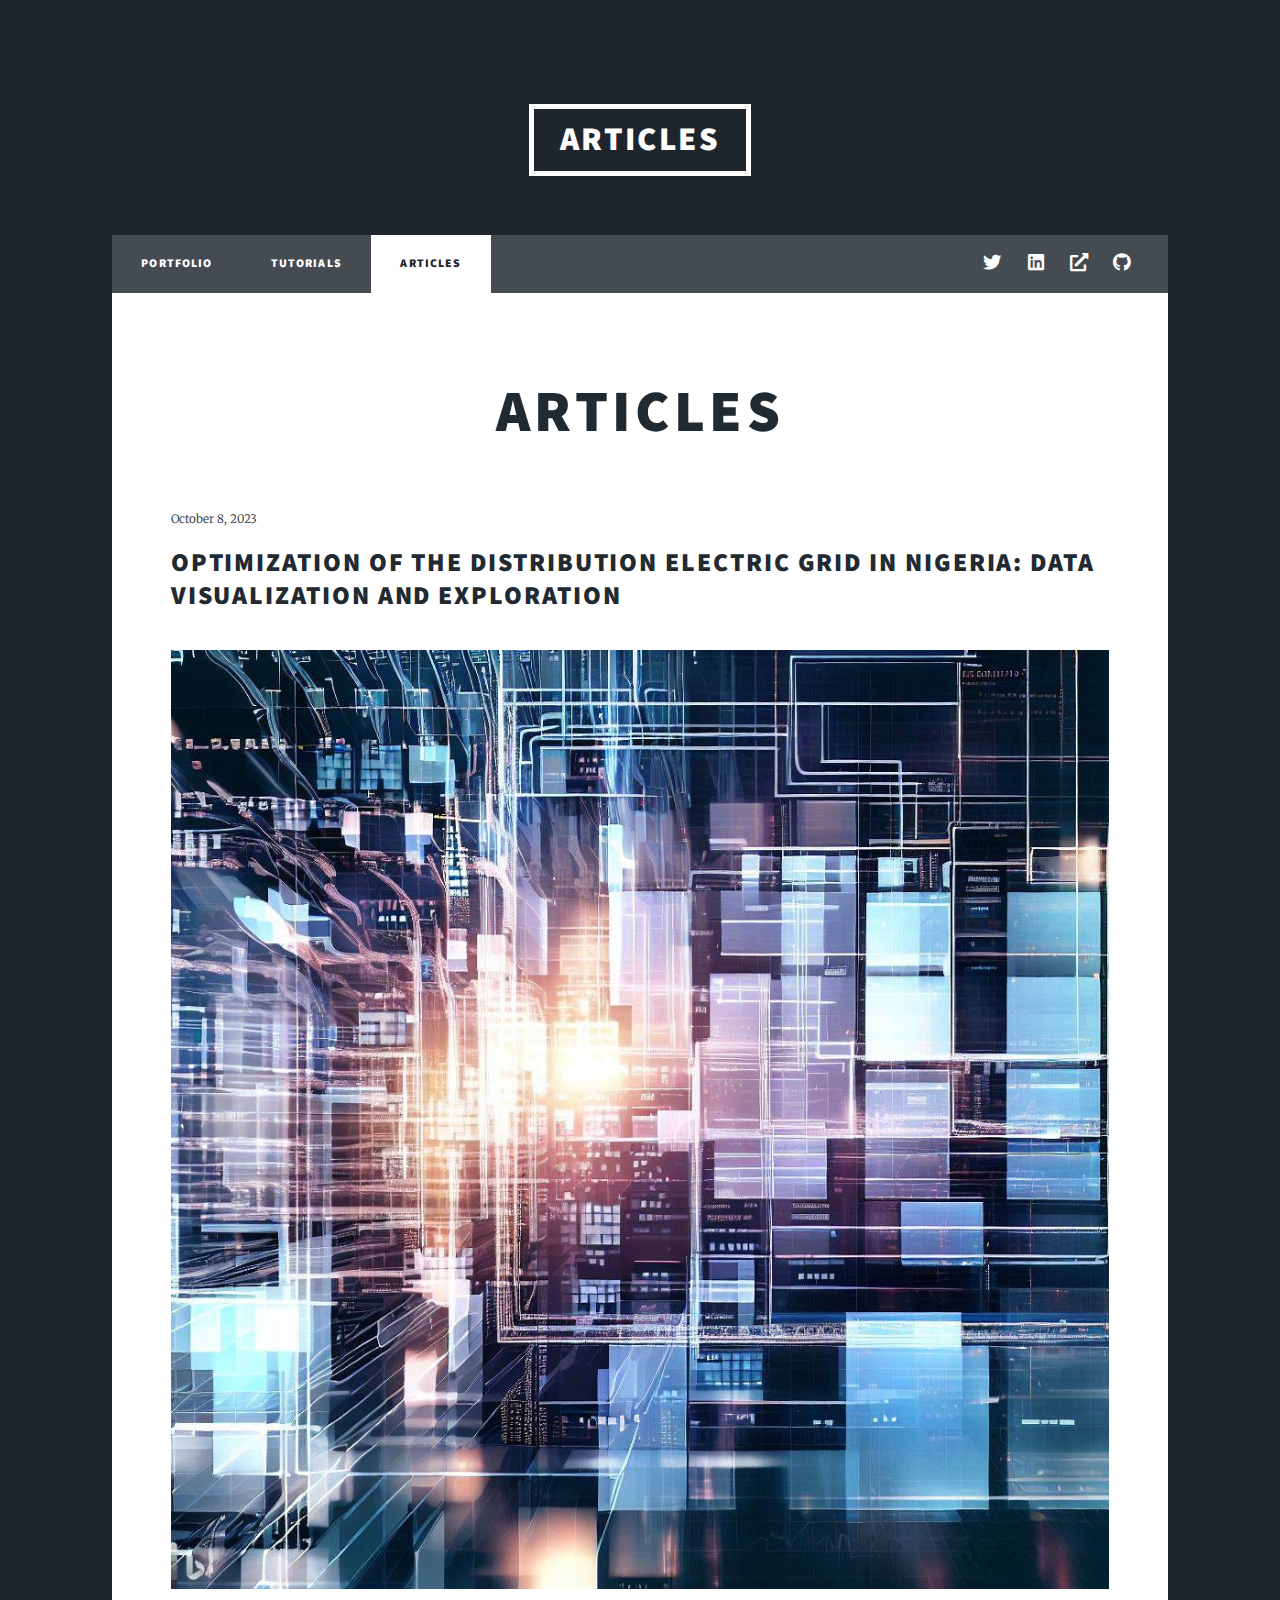
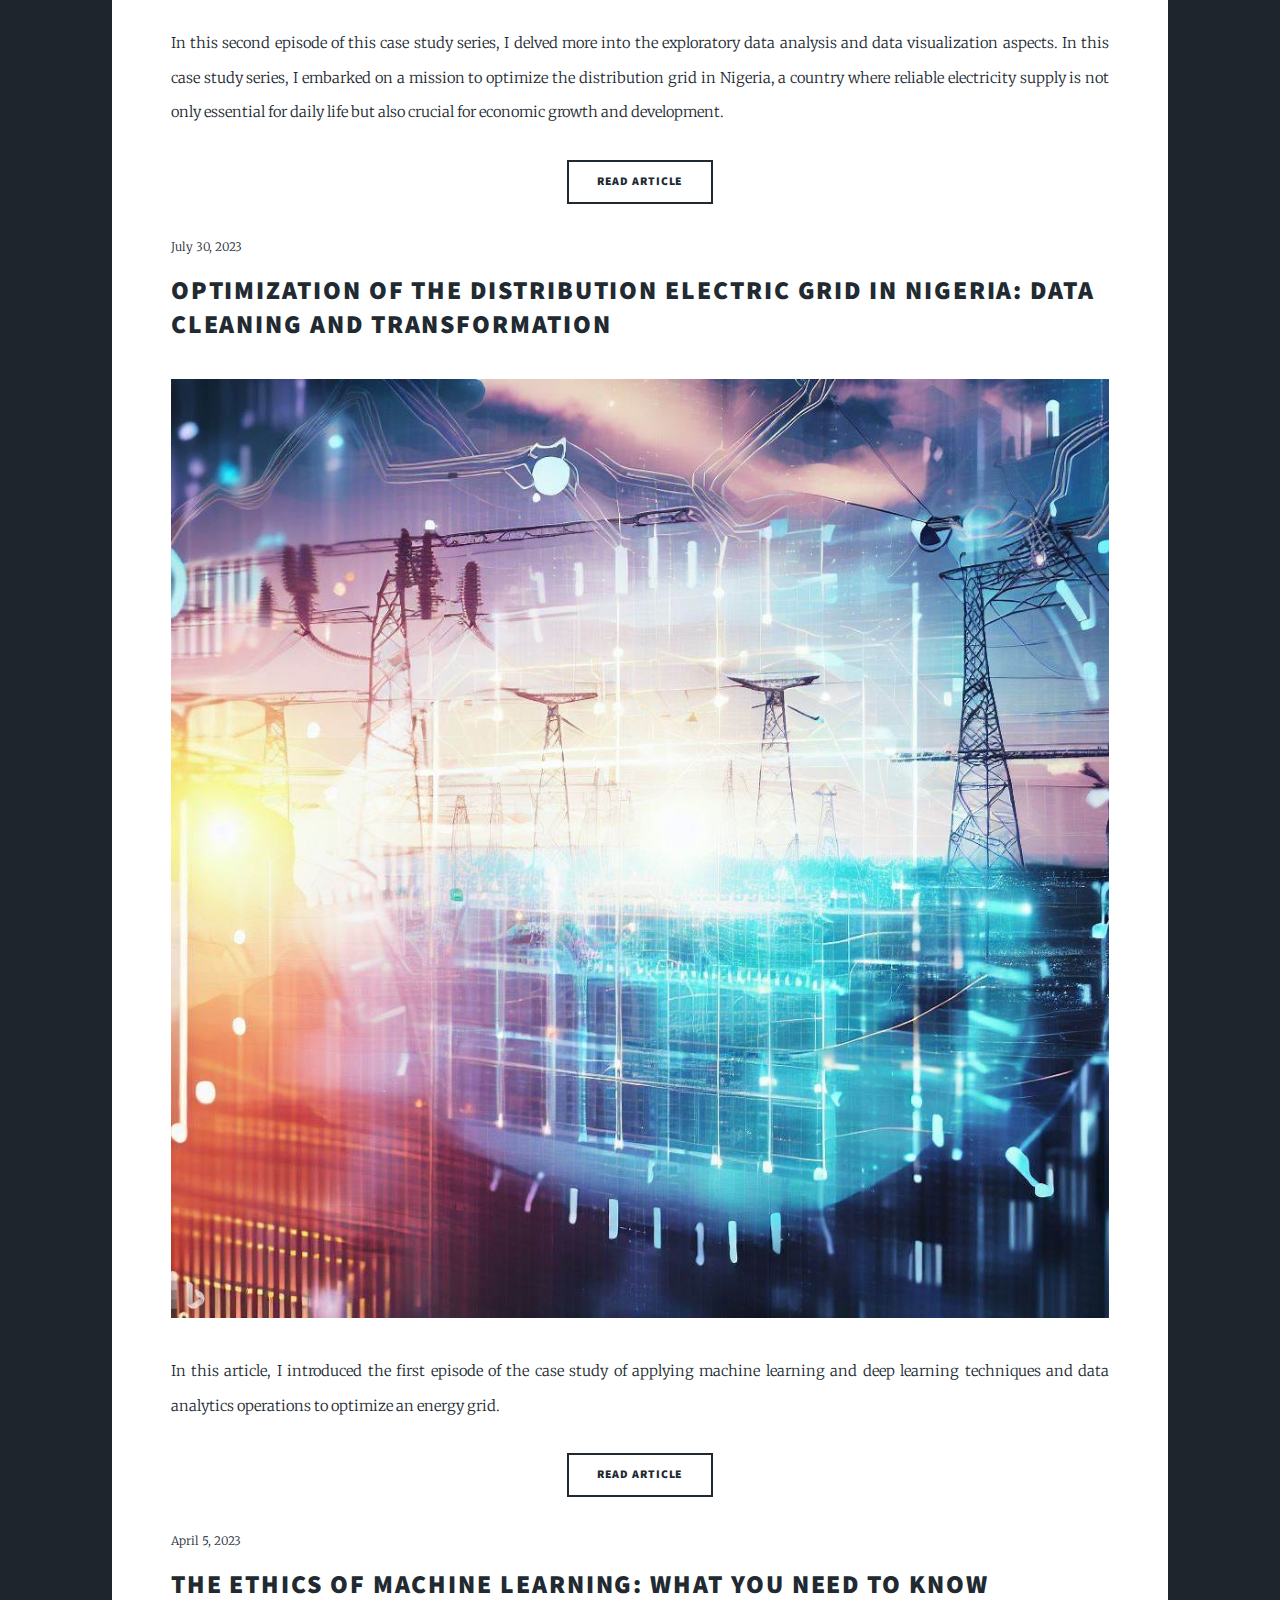
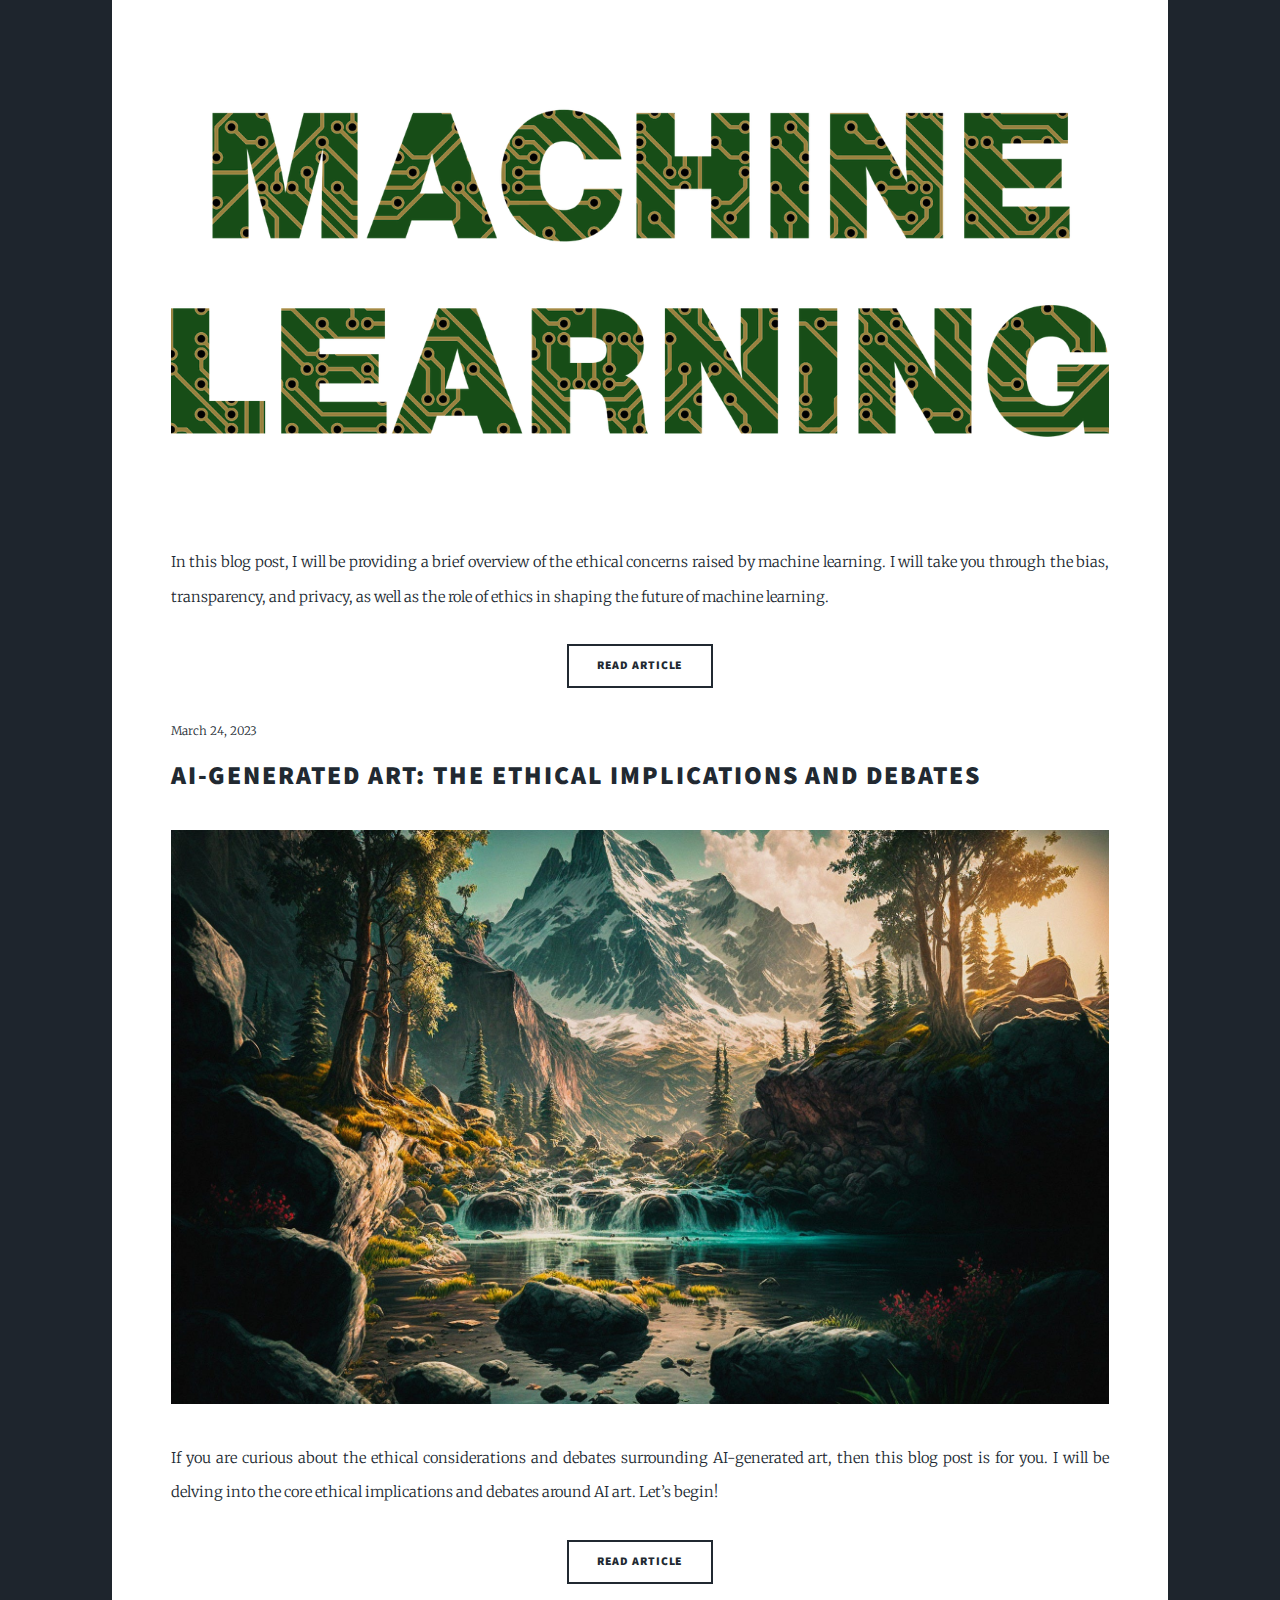
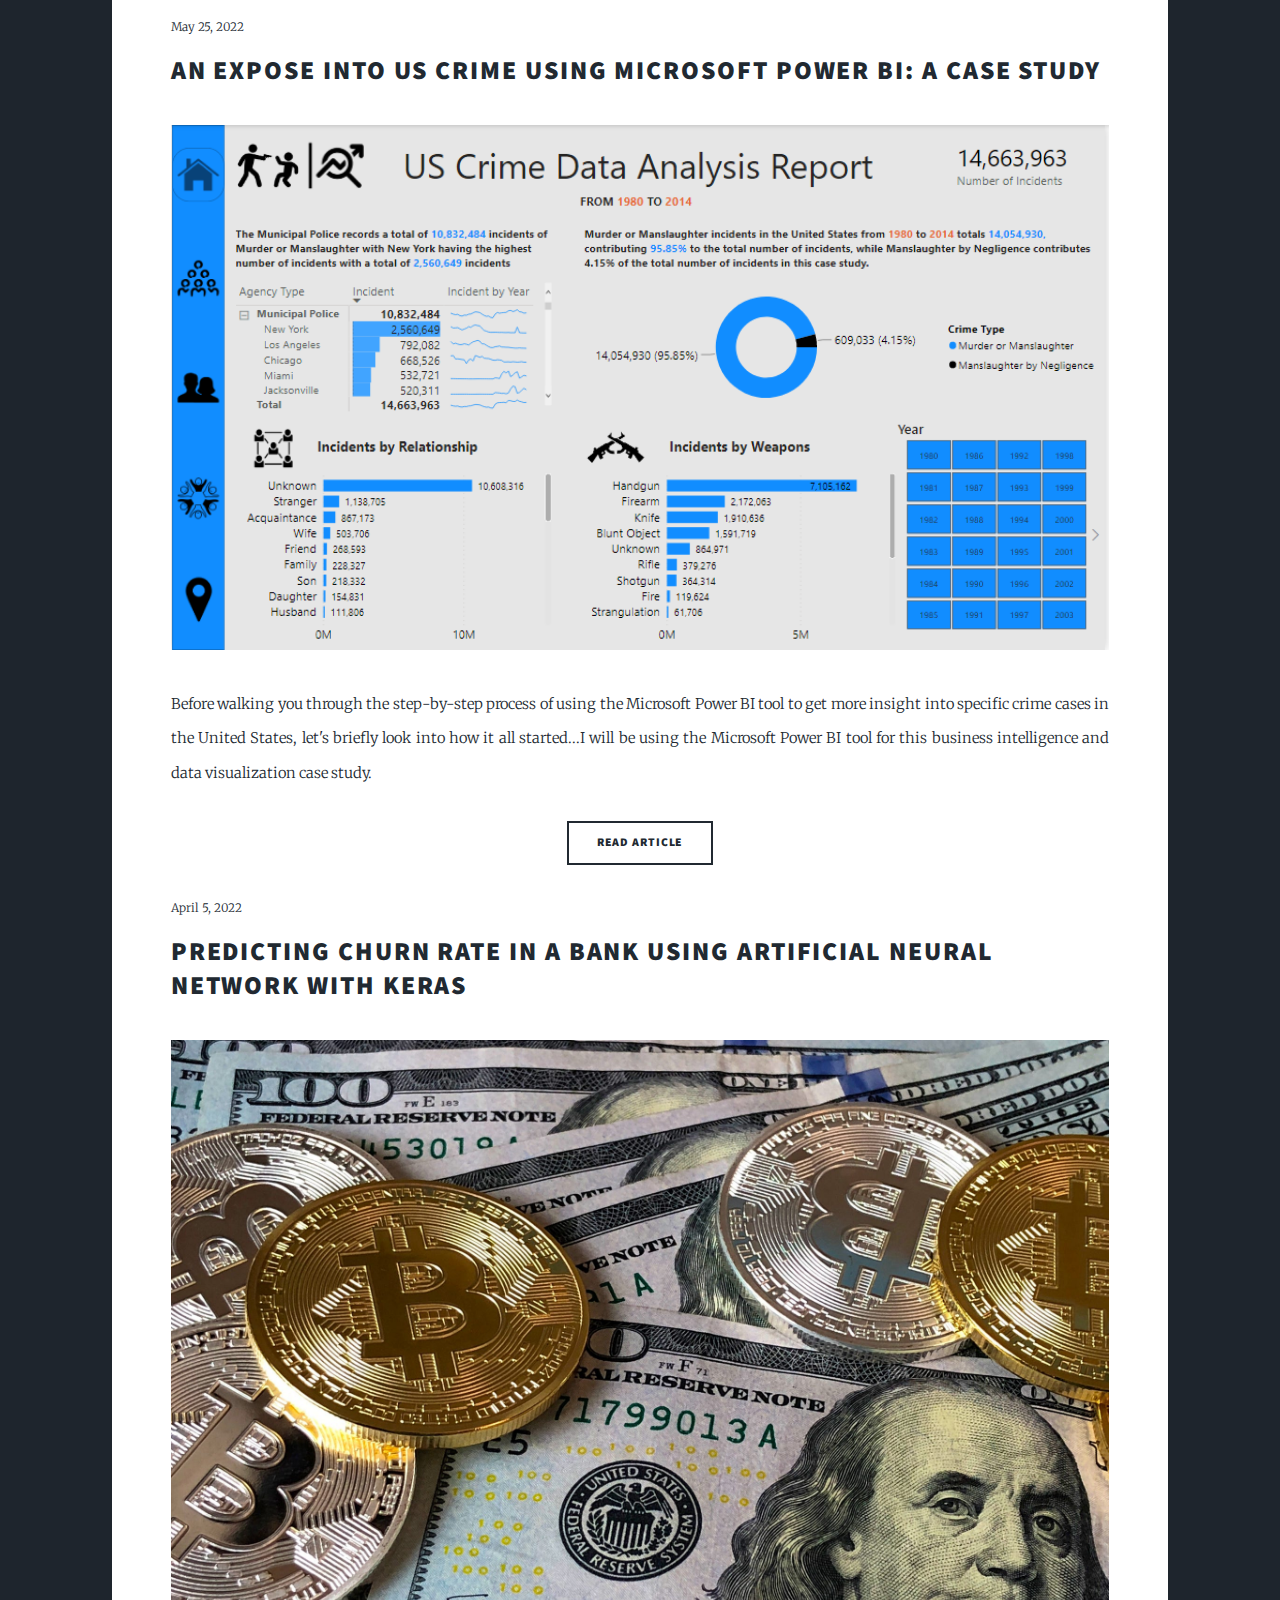
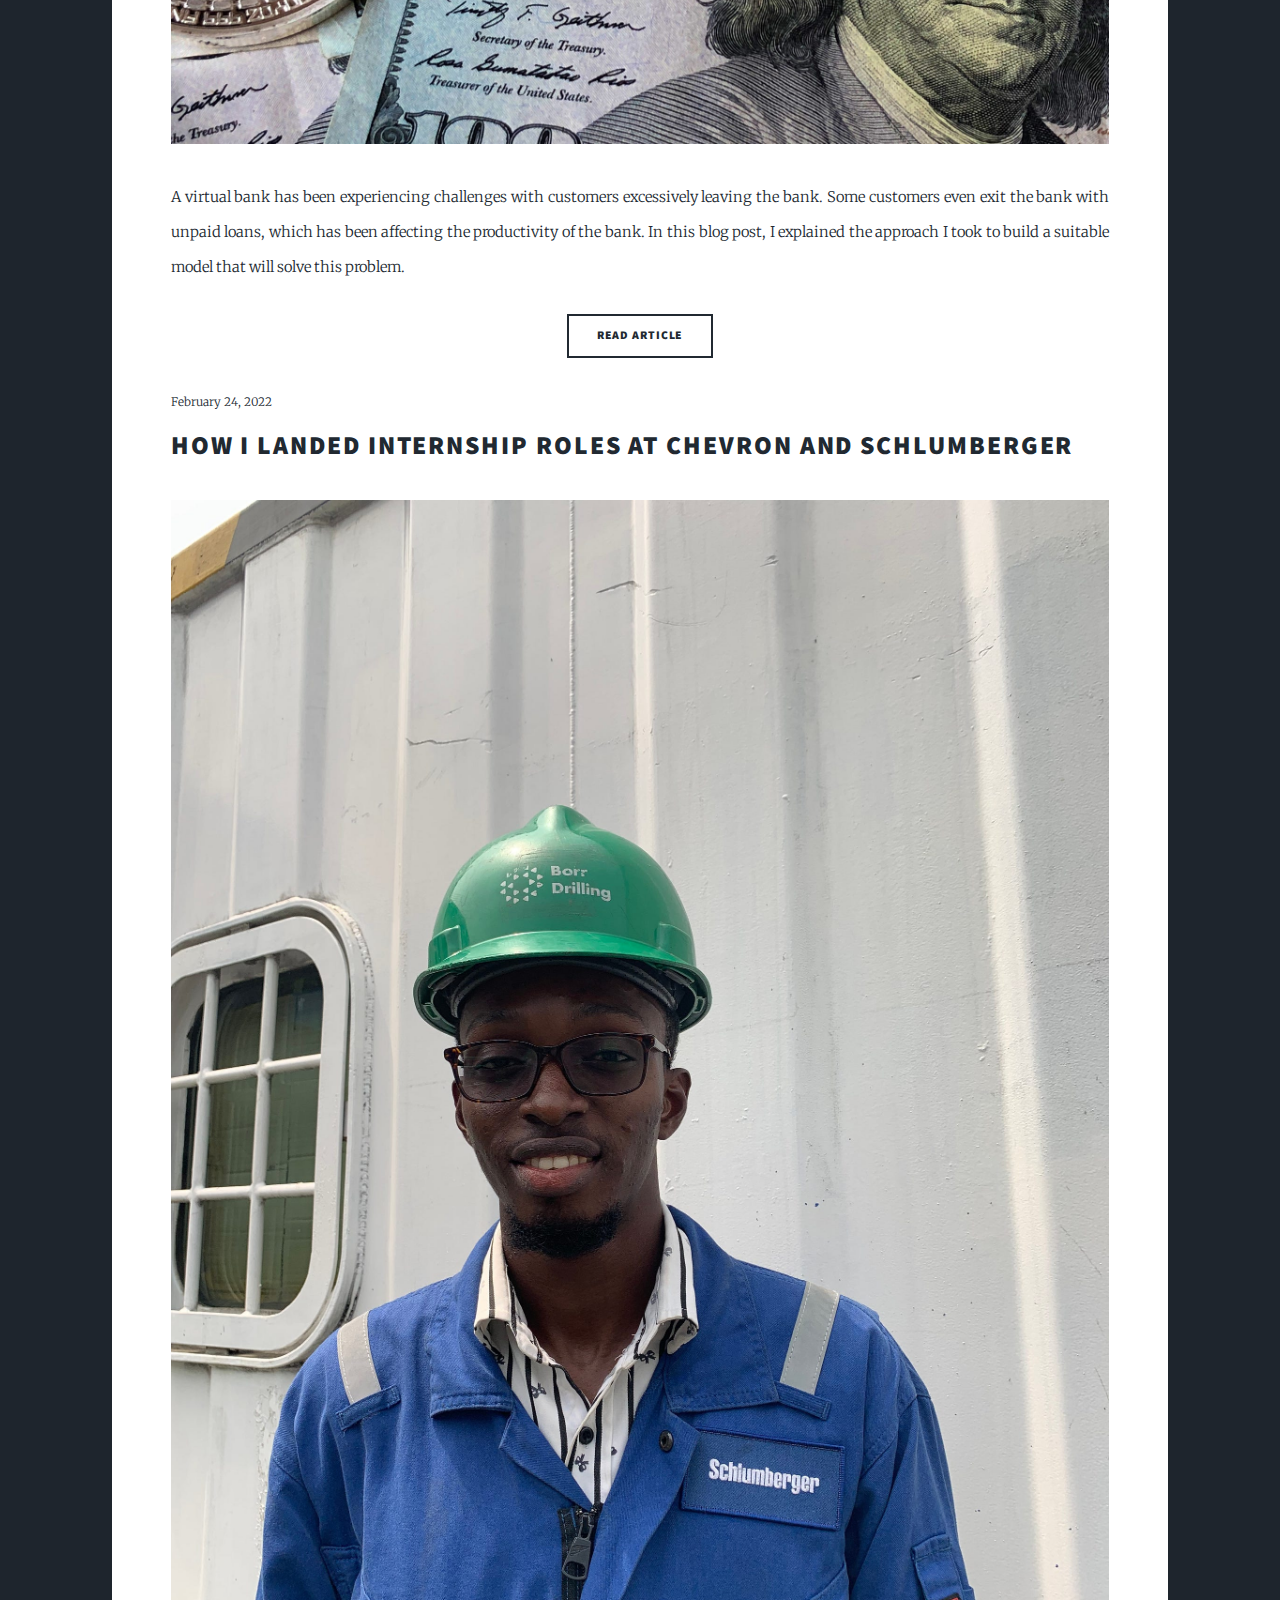
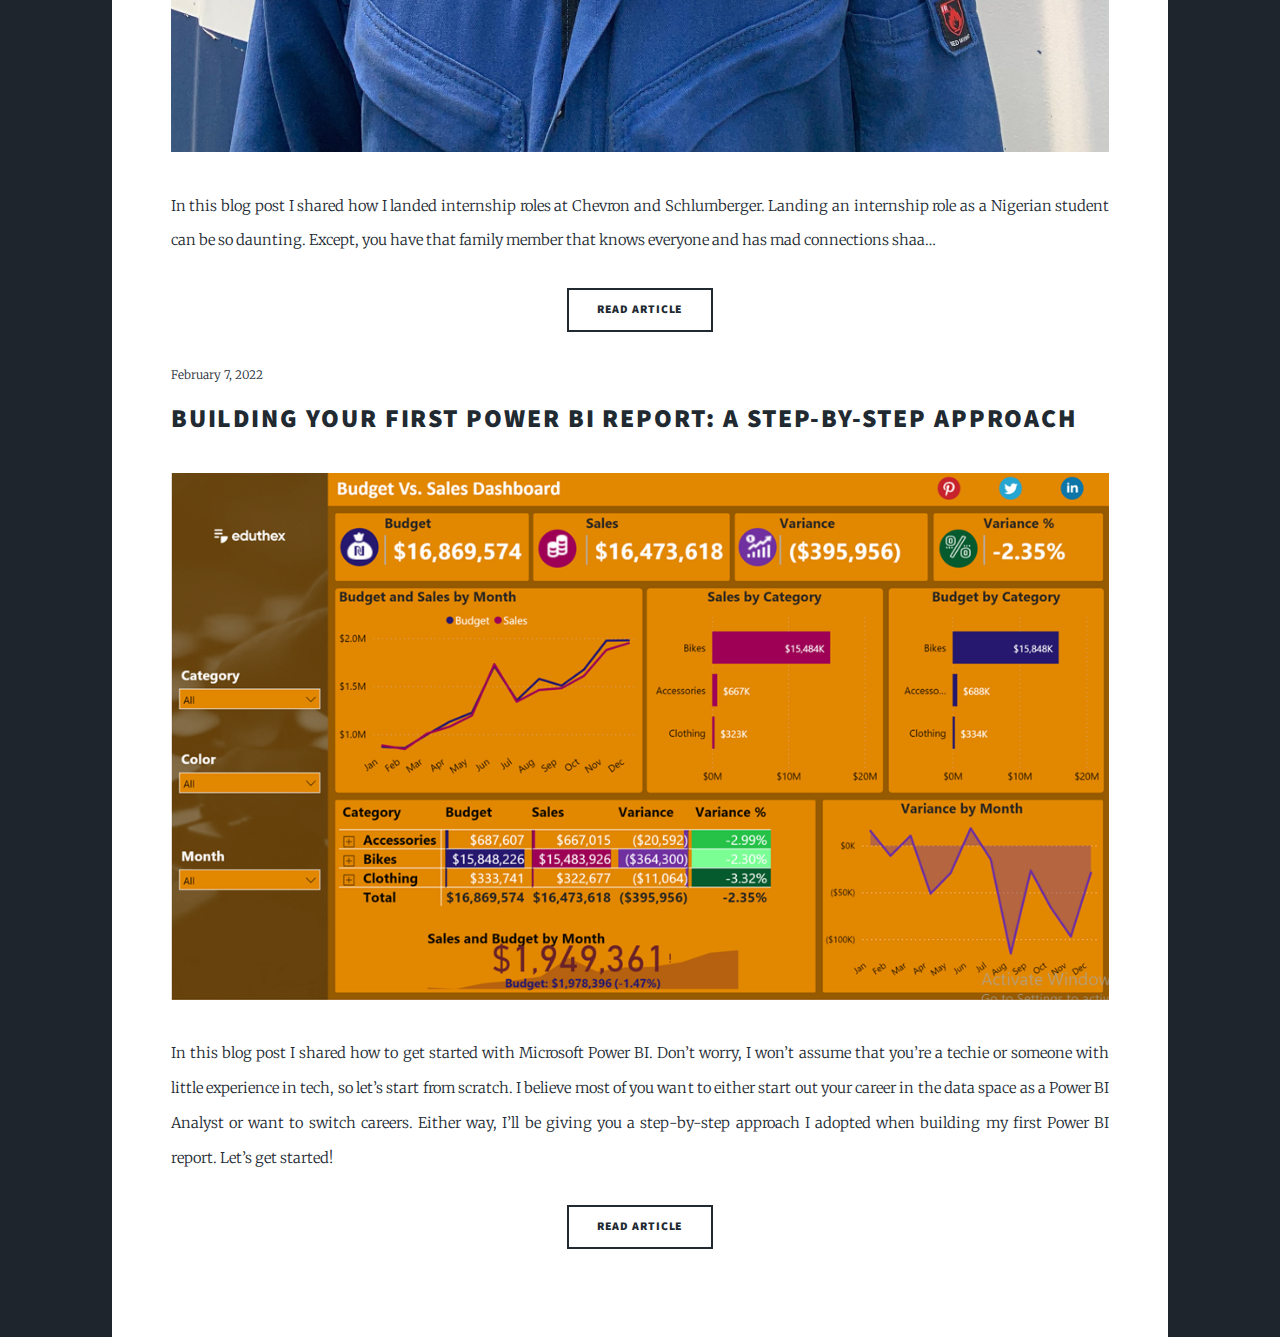
<file: articles.html>
<!DOCTYPE HTML>
<!--
	Massively by HTML5 UP
	html5up.net | @ajlkn
	Free for personal and commercial use under the CCA 3.0 license (html5up.net/license)
-->
<html>
	<head>
		<title>Samuel Shaibu Articles</title>
		<meta charset="utf-8" />
		<meta name="viewport" content="width=device-width, initial-scale=1, user-scalable=no" />
		<link rel="stylesheet" href="assets/css/main.css" />
		<noscript><link rel="stylesheet" href="assets/css/noscript.css" /></noscript>
		<link rel="stylesheet" href="https://cdnjs.cloudflare.com/ajax/libs/font-awesome/5.15.1/css/all.min.css" integrity="sha384-GLhlTQ8i6c6H1lGR4ZN7Zl/6I5F5OQ8C+8eFQsBz/4Fmkjc9z2u5+Dk7bI5aza4" crossorigin="anonymous">

	</head>
	<body class="is-preload">

		<!-- Wrapper -->
			<div id="wrapper">

				<!-- Header -->
					<header id="header">
						<a href="index.html" class="logo">articles</a>
					</header>

				<!-- Nav -->
					<nav id="nav">
						<ul class="links">
							<li><a href="index.html">Portfolio</a></li>
							<li><a href="tutorials.html">Tutorials</a></li>
							<li class="active"><a href="articles.html">Articles</a></li>
						</ul>
						<ul class="icons">
							<li><a href="https://twitter.com/itz_samietex" class="icon brands fa-twitter" target="_blank"><span class="label">Twitter</span></a></li>
							<li><a href="https://www.linkedin.com/in/samuel-shaibu/" class="icon brands fa-linkedin" target="_blank"><span class="label">LinkedIn</span></a></li>
							<li><a href="https://www.upwork.com/freelancers/samuels46" class="icon solid fa-external-link-alt" target="_blank"><span class="label">Upwork</span></a></li>
							<li><a href="https://github.com/samietex" class="icon brands fa-github" target="_blank"><span class="label">GitHub</span></a></li>
						</ul>	
					</nav>

				<!-- Main -->
					<div id="main">

						<!-- Post -->
							<section class="post">
								<header class="major">
									<h1>Articles<br />
									</h1>
								</header>

								<section class="posts">
									<article>
										<header>
											<span class="date">October 8, 2023</span>
											<h2><a href="https://medium.com/@Samietex/optimization-of-the-distribution-electric-grid-in-nigeria-data-visualization-and-exploration-6c085b882bee">Optimization of the Distribution Electric Grid in Nigeria: Data Visualization and Exploration<br />
											</a></h2>
										</header>
										<a href="https://medium.com/@Samietex/optimization-of-the-distribution-electric-grid-in-nigeria-data-visualization-and-exploration-6c085b882bee" class="image fit"><img src="images/case2.jpg" alt="" /></a>
										<p>In this second episode of this case study series, I delved more into the exploratory data analysis and data visualization aspects. In this case study series, I embarked on a mission to optimize the distribution grid in Nigeria, a country where reliable electricity supply is not only essential for daily life but also crucial for economic growth and development.</p>
										<ul class="actions special">
											<li><a href="https://medium.com/@Samietex/optimization-of-the-distribution-electric-grid-in-nigeria-data-visualization-and-exploration-6c085b882bee" class="button">Read Article</a></li>
										</ul>
									</article>
									<article>
										<header>
											<span class="date">July 30, 2023</span>
											<h2><a href="https://medium.com/@Samietex/optimization-of-the-distribution-electric-grid-in-nigeria-data-cleaning-and-transformation-bed204d5ba60">Optimization of the Distribution Electric Grid in Nigeria: Data Cleaning and Transformation<br />
											</a></h2>
										</header>
										<a href="https://medium.com/@Samietex/optimization-of-the-distribution-electric-grid-in-nigeria-data-cleaning-and-transformation-bed204d5ba60" class="image fit"><img src="images/case1.jpg	" alt="" /></a>
										<p>In this article, I introduced the first episode of the case study of applying machine learning and deep learning techniques and data analytics operations to optimize an energy grid.</p>
										<ul class="actions special">
											<li><a href="https://medium.com/@Samietex/optimization-of-the-distribution-electric-grid-in-nigeria-data-cleaning-and-transformation-bed204d5ba60" class="button">Read Article</a></li>
										</ul>
									</article>
									<article>
										<header>
											<span class="date">April 5, 2023</span>
											<h2><a href="https://medium.com/@Samietex/the-ethics-of-machine-learning-what-you-need-to-know-8f827568c554">The Ethics of Machine Learning: What You Need to Know<br />
											</a></h2>
										</header>
										<a href="https://medium.com/@Samietex/the-ethics-of-machine-learning-what-you-need-to-know-8f827568c554" class="image fit"><img src="images/ethics.png" alt="" /></a>
										<p>In this blog post, I will be providing a brief overview of the ethical concerns raised by machine learning. I will take you through the bias, transparency, and privacy, as well as the role of ethics in shaping the future of machine learning.</p>
										<ul class="actions special">
											<li><a href="https://medium.com/@Samietex/the-ethics-of-machine-learning-what-you-need-to-know-8f827568c554" class="button">Read Article</a></li>
										</ul>
									</article>
									<article>
										<header>
											<span class="date">March 24, 2023</span>
											<h2><a href="https://medium.com/becoming-human/ai-generated-art-the-ethical-implications-and-debates-6f0132d158c7">AI-Generated Art: The Ethical Implications and Debates<br />
											</a></h2>
										</header>
										<a href="https://medium.com/becoming-human/ai-generated-art-the-ethical-implications-and-debates-6f0132d158c7" class="image fit"><img src="images/AI Art.jpg" alt="" /></a>
										<p>If you are curious about the ethical considerations and debates surrounding AI-generated art, then this blog post is for you. I will be delving into the core ethical implications and debates around AI art. Let’s begin!</p>
										<ul class="actions special">
											<li><a href="https://medium.com/becoming-human/ai-generated-art-the-ethical-implications-and-debates-6f0132d158c7" class="button">Read Article</a></li>
										</ul>
									</article>
									<article>
										<header>
											<span class="date">May 25, 2022</span>
											<h2><a href="https://medium.com/@Samietex/an-expose-into-us-crime-using-microsoft-power-bi-a-case-study-aad6c30c42a8">An Expose into US Crime using Microsoft Power BI: A Case Study<br />
											</a></h2>
										</header>
										<a href="https://medium.com/@Samietex/an-expose-into-us-crime-using-microsoft-power-bi-a-case-study-aad6c30c42a8" class="image fit"><img src="images/US Crime.png" alt="" /></a>
										<p>Before walking you through the step-by-step process of using the Microsoft Power BI tool to get more insight into specific crime cases in the United States, let's briefly look into how it all started...I will be using the Microsoft Power BI tool for this business intelligence and data visualization case study.</p>
										<ul class="actions special">
											<li><a href="https://medium.com/@Samietex/an-expose-into-us-crime-using-microsoft-power-bi-a-case-study-aad6c30c42a8" class="button">Read Article</a></li>
										</ul>
									</article>
									<article>
										<header>
											<span class="date">April 5, 2022</span>
											<h2><a href="https://medium.com/towards-artificial-intelligence/predicting-churn-rate-in-a-bank-using-artificial-neural-network-with-keras-3bdc81e74f47">Predicting Churn Rate in a Bank Using Artificial Neural Network with Keras<br />
											</a></h2>
										</header>
										<a href="https://medium.com/towards-artificial-intelligence/predicting-churn-rate-in-a-bank-using-artificial-neural-network-with-keras-3bdc81e74f47" class="image fit"><img src="images/Churn.jpg" alt="" /></a>
										<p>A virtual bank has been experiencing challenges with customers excessively leaving the bank. Some customers even exit the bank with unpaid loans, which has been affecting the productivity of the bank. In this blog post, I explained the approach I took to build a suitable model that will solve this problem.</p>
										<ul class="actions special">
											<li><a href="https://medium.com/towards-artificial-intelligence/predicting-churn-rate-in-a-bank-using-artificial-neural-network-with-keras-3bdc81e74f47" class="button">Read Article</a></li>
										</ul>
									</article>
									<article>
										<header>
											<span class="date">February 24, 2022</span>
											<h2><a href="https://medium.com/@Samietex/how-i-landed-internship-roles-at-chevron-and-schlumberger-2c6b2d089e0c">How I Landed Internship Roles at Chevron and Schlumberger<br />
											</a></h2>
										</header>
										<a href="https://medium.com/@Samietex/how-i-landed-internship-roles-at-chevron-and-schlumberger-2c6b2d089e0c" class="image fit"><img src="images/sam.jpg" alt="" /></a>
										<p>In this blog post I shared how I landed internship roles at Chevron and Schlumberger. Landing an internship role as a Nigerian student can be so daunting. Except, you have that family member that knows everyone and has mad connections shaa…</p>
										<ul class="actions special">
											<li><a href="https://medium.com/@Samietex/how-i-landed-internship-roles-at-chevron-and-schlumberger-2c6b2d089e0c" class="button">Read Article</a></li>
										</ul>
									</article>
									<article>
										<header>
											<span class="date">February 7, 2022</span>
											<h2><a href="https://medium.com/@Samietex/building-your-first-power-bi-report-a-step-by-step-approach-d8a901b870e5">Building Your First Power BI Report: A Step-By-Step Approach<br />
											</a></h2>
										</header>
										<a href="https://medium.com/@Samietex/building-your-first-power-bi-report-a-step-by-step-approach-d8a901b870e5" class="image fit"><img src="images/powerbi.png" alt="" /></a>
										<p>In this blog post I shared how to get started with Microsoft Power BI. Don’t worry, I won’t assume that you’re a techie or someone with little experience in tech, so let’s start from scratch. I believe most of you want to either start out your career in the data space as a Power BI Analyst or want to switch careers. Either way, I’ll be giving you a step-by-step approach I adopted when building my first Power BI report. Let’s get started!</p>
										<ul class="actions special">
											<li><a href="https://medium.com/@Samietex/building-your-first-power-bi-report-a-step-by-step-approach-d8a901b870e5" class="button">Read Article</a></li>
										</ul>
									</article>
								</section>
</file>
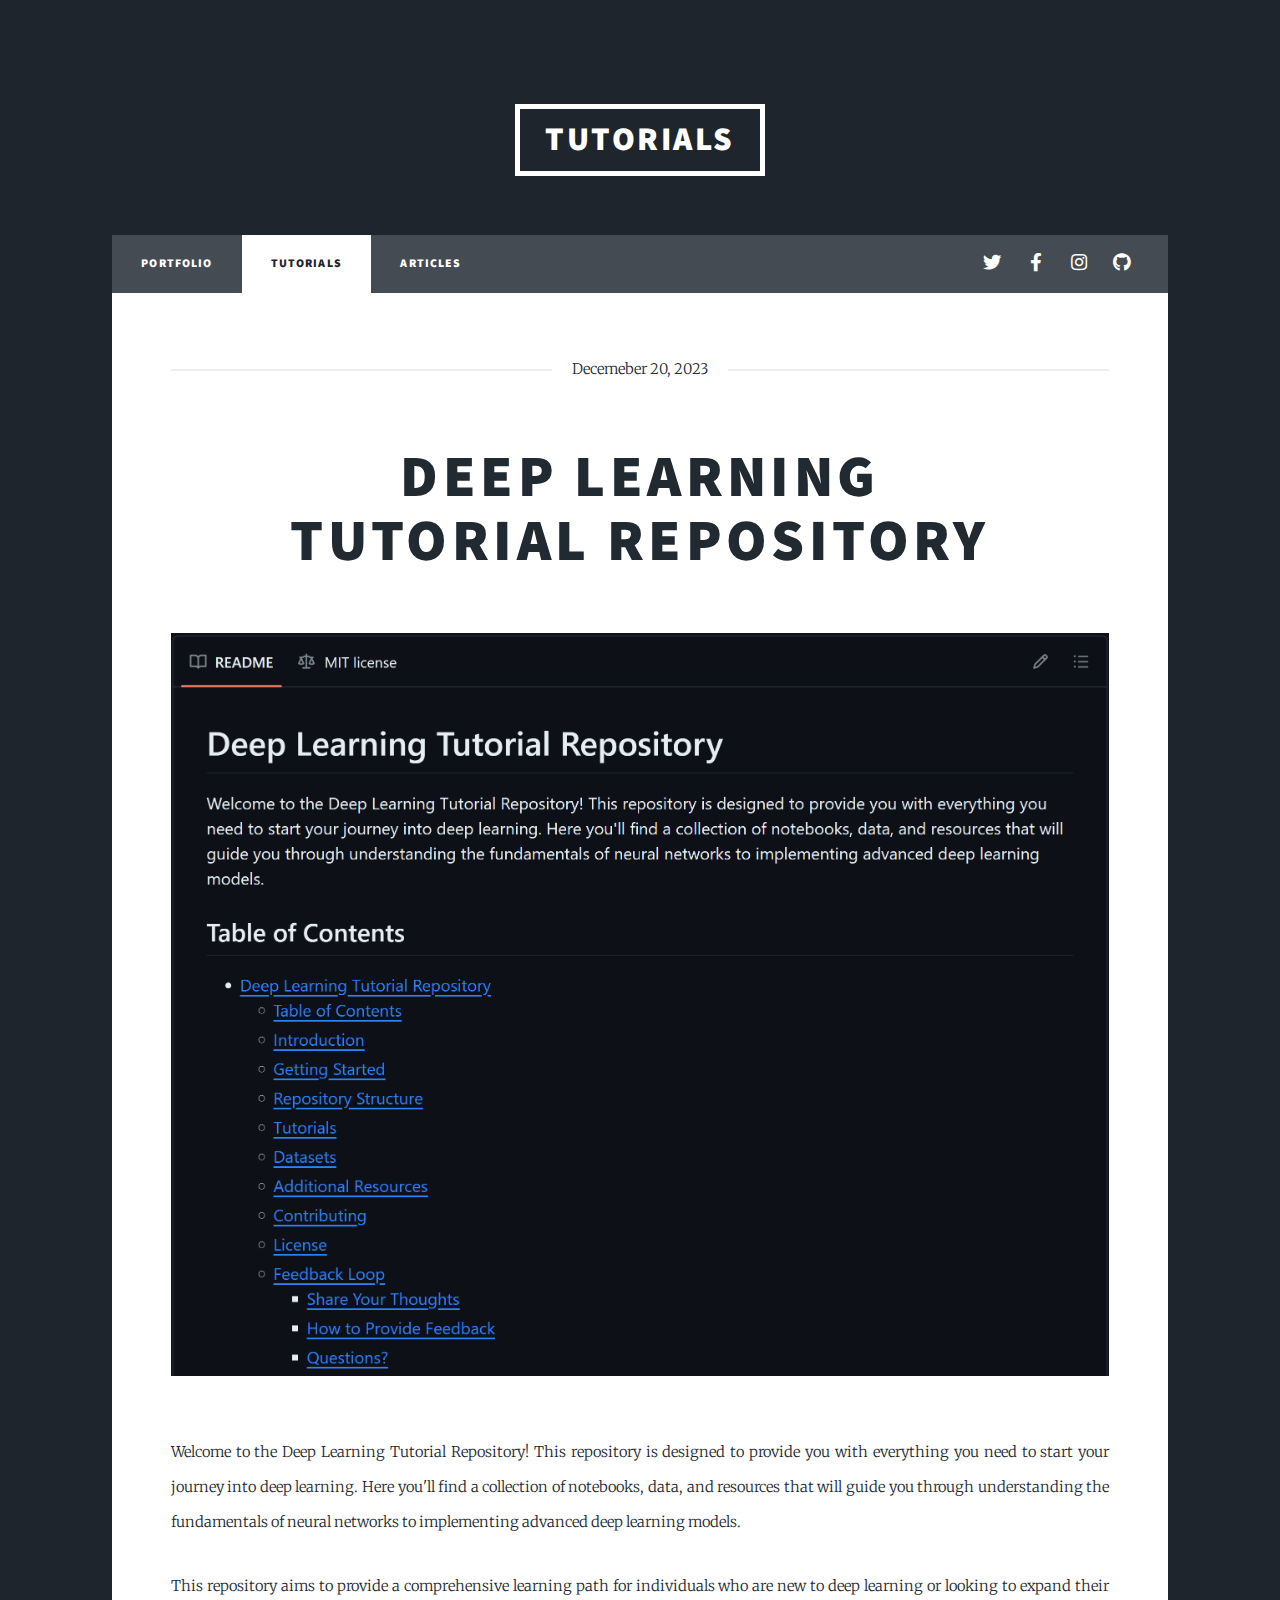
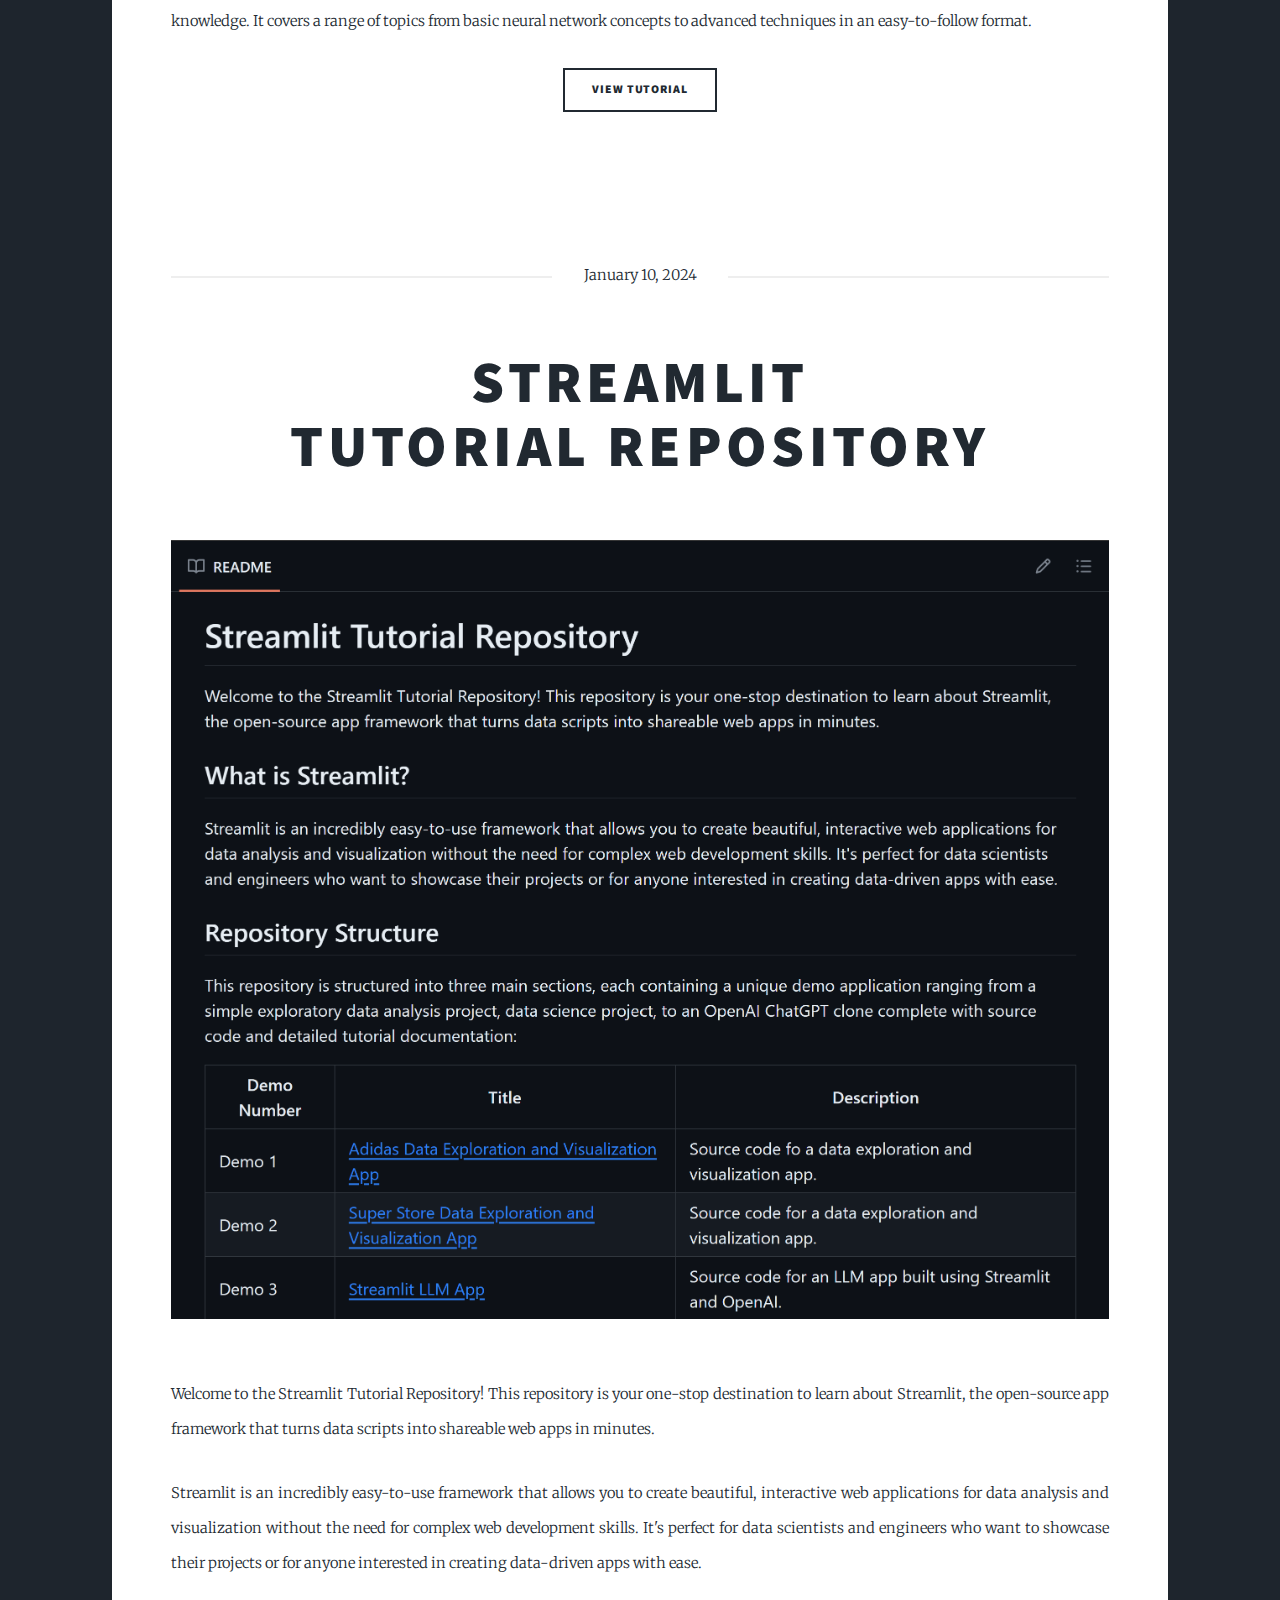
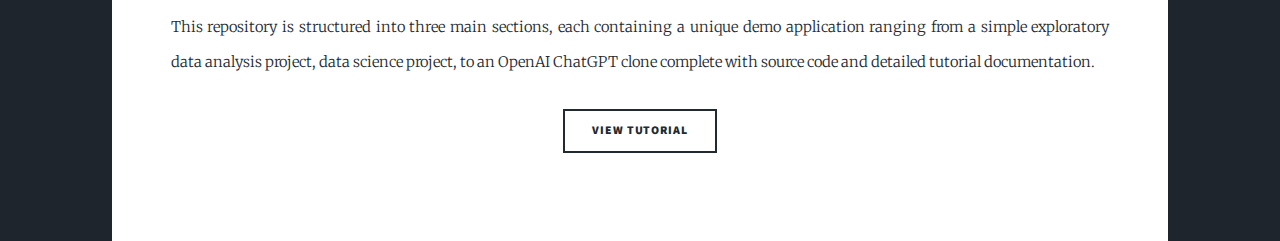
<file: tutorials.html>
<!DOCTYPE HTML>
<!--
	Massively by HTML5 UP
	html5up.net | @ajlkn
	Free for personal and commercial use under the CCA 3.0 license (html5up.net/license)
-->
<html>
	<head>
		<title>Samuel Shaibu - Tutorials Page</title>
		<meta charset="utf-8" />
		<meta name="viewport" content="width=device-width, initial-scale=1, user-scalable=no" />
		<link rel="stylesheet" href="assets/css/main.css" />
		<noscript><link rel="stylesheet" href="assets/css/noscript.css" /></noscript>
	</head>
	<body class="is-preload">

		<!-- Wrapper -->
			<div id="wrapper">

				<!-- Header -->
					<header id="header">
						<a href="index.html" class="logo">tutorials</a>
					</header>

				<!-- Nav -->
					<nav id="nav">
						<ul class="links">
							<li><a href="index.html">Portfolio</a></li>
							<li class="active"><a href="tutorials.html">Tutorials</a></li>
							<li><a href="articles.html">Articles</a></li>
						</ul>
						<ul class="icons">
							<li><a href="#" class="icon brands fa-twitter"><span class="label">Twitter</span></a></li>
							<li><a href="#" class="icon brands fa-facebook-f"><span class="label">Facebook</span></a></li>
							<li><a href="#" class="icon brands fa-instagram"><span class="label">Instagram</span></a></li>
							<li><a href="#" class="icon brands fa-github"><span class="label">GitHub</span></a></li>
						</ul>
					</nav>

				<!-- Main -->
					<div id="main">

						<!-- Post -->
							<section class="post">
								<header class="major">
									<span class="date">Decemeber 20, 2023</span>
									<h1>Deep Learning<br />
									Tutorial Repository</h1>
								</header>
								<div class="image main"><img src="images/deep_learning_tutorial.png" alt="" /></div>
								<p>Welcome to the Deep Learning Tutorial Repository! This repository is designed to provide you with everything you need to start your journey into deep learning. Here you'll find a collection of notebooks, data, and resources that will guide you through understanding the fundamentals of neural networks to implementing advanced deep learning models.</p>
								<p>This repository aims to provide a comprehensive learning path for individuals who are new to deep learning or looking to expand their knowledge. It covers a range of topics from basic neural network concepts to advanced techniques in an easy-to-follow format.</p>
								<ul class="actions special">
									<li><a href="https://github.com/samietex/Deep_Learning_Tutorial" class="button">View Tutorial</a></li>
								</ul>
							</section>

					</div>

					<div id="main">

						<!-- Post -->
							<section class="post">
								<header class="major">
									<span class="date">January 10, 2024</span>
									<h1>Streamlit<br />
									Tutorial Repository</h1>									
								</header>
								<div class="image main"><img src="images/streamlit_tutorial.png" alt="" /></div>
								<p>Welcome to the Streamlit Tutorial Repository! This repository is your one-stop destination to learn about Streamlit, the open-source app framework that turns data scripts into shareable web apps in minutes.</p>
								<p>Streamlit is an incredibly easy-to-use framework that allows you to create beautiful, interactive web applications for data analysis and visualization without the need for complex web development skills. It's perfect for data scientists and engineers who want to showcase their projects or for anyone interested in creating data-driven apps with ease.</p>
								<p>This repository is structured into three main sections, each containing a unique demo application ranging from a simple exploratory data analysis project, data science project, to an OpenAI ChatGPT clone complete with source code and detailed tutorial documentation.</p>
								<ul class="actions special">
									<li><a href="https://github.com/samietex/Streamlit_Tutorial" class="button">View Tutorial</a></li>
								</ul>
							</section>

					</div>

				
	</body>
</html>
</file>
<file: assets/css/main.css>
@import url(fontawesome-all.min.css);
@import url("https://fonts.googleapis.com/css?family=Merriweather:300,700,300italic,700italic|Source+Sans+Pro:900");

/*
	Massively by HTML5 UP
	html5up.net | @ajlkn
	Free for personal and commercial use under the CCA 3.0 license (html5up.net/license)
*/

html, body, div, span, applet, object,
iframe, h1, h2, h3, h4, h5, h6, p, blockquote,
pre, a, abbr, acronym, address, big, cite,
code, del, dfn, em, img, ins, kbd, q, s, samp,
small, strike, strong, sub, sup, tt, var, b,
u, i, center, dl, dt, dd, ol, ul, li, fieldset,
form, label, legend, table, caption, tbody,
tfoot, thead, tr, th, td, article, aside,
canvas, details, embed, figure, figcaption,
footer, header, hgroup, menu, nav, output, ruby,
section, summary, time, mark, audio, video {
	margin: 0;
	padding: 0;
	border: 0;
	font-size: 100%;
	font: inherit;
	vertical-align: baseline;}

article, aside, details, figcaption, figure,
footer, header, hgroup, menu, nav, section {
	display: block;}

body {
	line-height: 1;
}

ol, ul {
	list-style: none;
}

blockquote, q {
	quotes: none;
}

	blockquote:before, blockquote:after, q:before, q:after {
		content: '';
		content: none;
	}

table {
	border-collapse: collapse;
	border-spacing: 0;
}

body {
	-webkit-text-size-adjust: none;
}

mark {
	background-color: transparent;
	color: inherit;
}

input::-moz-focus-inner {
	border: 0;
	padding: 0;
}

input, select, textarea {
	-moz-appearance: none;
	-webkit-appearance: none;
	-ms-appearance: none;
	appearance: none;
}

/* Basic */

	@-ms-viewport {
		width: device-width;
	}

	body {
		-ms-overflow-style: scrollbar;
	}

	@media screen and (max-width: 480px) {

		html, body {
			min-width: 320px;
		}

	}

	html {
		box-sizing: border-box;
	}

	*, *:before, *:after {
		box-sizing: inherit;
	}

	body {
		background-color: #1e252d;
	}

		body.is-preload *, body.is-preload *:before, body.is-preload *:after {
			-moz-animation: none !important;
			-webkit-animation: none !important;
			-ms-animation: none !important;
			animation: none !important;
			-moz-transition: none !important;
			-webkit-transition: none !important;
			-ms-transition: none !important;
			transition: none !important;
		}

/* Type */

	html {
		font-size: 16pt;
	}

		@media screen and (max-width: 1680px) {

			html {
				font-size: 12pt;
			}

		}

		@media screen and (max-width: 1280px) {

			html {
				font-size: 11pt;
			}

		}

		@media screen and (max-width: 360px) {

			html {
				font-size: 10pt;
			}

		}

	body {
		color: #212931;
	}

	body, input, select, textarea {
		font-family: "Merriweather", Georgia, serif;
		font-weight: 300;
		font-size: 1rem;
		line-height: 2.375;
	}

	a {
		-moz-transition: color 0.2s ease-in-out, background-color 0.2s ease-in-out, border-color 0.2s ease-in-out, box-shadow 0.2s ease-in-out;
		-webkit-transition: color 0.2s ease-in-out, background-color 0.2s ease-in-out, border-color 0.2s ease-in-out, box-shadow 0.2s ease-in-out;
		-ms-transition: color 0.2s ease-in-out, background-color 0.2s ease-in-out, border-color 0.2s ease-in-out, box-shadow 0.2s ease-in-out;
		transition: color 0.2s ease-in-out, background-color 0.2s ease-in-out, border-color 0.2s ease-in-out, box-shadow 0.2s ease-in-out;
		border-bottom: dotted 1px;
		text-decoration: none;
	}

		a:hover {
			border-bottom-color: transparent;
		}

	strong, b {
		font-weight: 600;
	}

	em, i {
		font-style: italic;
	}

	p {
		text-align: justify;
		margin: 0 0 2rem 0;
	}

	h1, h2, h3, h4, h5, h6 {
		font-family: "Source Sans Pro", Helvetica, sans-serif;
		font-weight: 900;
		line-height: 1.5;
		letter-spacing: 0.075em;
		text-transform: uppercase;
		margin: 0 0 1rem 0;
	}

		h1 a, h2 a, h3 a, h4 a, h5 a, h6 a {
			border-bottom: 0;
			color: inherit;
			text-decoration: none;
		}

	h1 {
		font-size: 4rem;
		line-height: 1.1;
		margin: 0 0 2rem 0;
	}

	h2 {
		font-size: 1.75rem;
		line-height: 1.3;
		margin: 0 0 1.5rem 0;
	}

	h3 {
		font-size: 1.25rem;
		margin: 0 0 1.5rem 0;
	}

	h4 {
		font-size: 1rem;
	}

	h5 {
		font-size: 0.9rem;
	}

	h6 {
		font-size: 0.8rem;
	}

	sub {
		font-size: 0.8rem;
		position: relative;
		top: 0.5rem;
	}

	sup {
		font-size: 0.8rem;
		position: relative;
		top: -0.5rem;
	}

	blockquote {
		border-left: solid 4px;
		font-style: italic;
		margin: 0 0 2rem 0;
		padding: 0.5rem 0 0.5rem 2rem;
	}

	code {
		border: solid 2px;
		font-family: "Courier New", monospace;
		font-size: 0.9rem;
		margin: 0 0.25rem;
		padding: 0.25rem 0.65rem;
	}

	pre {
		-webkit-overflow-scrolling: touch;
		font-family: "Courier New", monospace;
		font-size: 0.9rem;
		margin: 0 0 2rem 0;
	}

		pre code {
			display: block;
			line-height: 1.75;
			padding: 1rem 1.5rem;
			overflow-x: auto;
		}

	hr {
		border: 0;
		border-bottom: solid 2px;
		margin: 3rem 0;
	}

		hr.major {
			margin: 5rem 0;
		}

	.align-left {
		text-align: left;
	}

	.align-center {
		text-align: center;
	}

	.align-right {
		text-align: right;
	}

	input, select, textarea {
		color: #212931;
	}

	a {
		color: #212931;
		border-bottom-color: rgba(33, 41, 49, 0.5);
	}

		a:hover {
			border-bottom-color: transparent;
			color: #18bfef !important;
		}

	strong, b {
		color: #212931;
	}

	h1, h2, h3, h4, h5, h6 {
		color: #212931;
	}

	blockquote {
		border-left-color: #eeeeee;
	}

	code {
		background: rgba(220, 220, 220, 0.25);
		border-color: #eeeeee;
	}

	hr {
		border-bottom-color: #eeeeee;
	}

/* Row */

	.row {
		display: flex;
		flex-wrap: wrap;
		box-sizing: border-box;
		align-items: stretch;
	}

		.row > * {
			box-sizing: border-box;
		}

		.row.gtr-uniform > * > :last-child {
			margin-bottom: 0;
		}

		.row.aln-left {
			justify-content: flex-start;
		}

		.row.aln-center {
			justify-content: center;
		}

		.row.aln-right {
			justify-content: flex-end;
		}

		.row.aln-top {
			align-items: flex-start;
		}

		.row.aln-middle {
			align-items: center;
		}

		.row.aln-bottom {
			align-items: flex-end;
		}

		.row > .imp {
			order: -1;
		}

		.row > .col-1 {
			width: 8.33333%;
		}

		.row > .off-1 {
			margin-left: 8.33333%;
		}

		.row > .col-2 {
			width: 16.66667%;
		}

		.row > .off-2 {
			margin-left: 16.66667%;
		}

		.row > .col-3 {
			width: 25%;
		}

		.row > .off-3 {
			margin-left: 25%;
		}

		.row > .col-4 {
			width: 33.33333%;
		}

		.row > .off-4 {
			margin-left: 33.33333%;
		}

		.row > .col-5 {
			width: 41.66667%;
		}

		.row > .off-5 {
			margin-left: 41.66667%;
		}

		.row > .col-6 {
			width: 50%;
		}

		.row > .off-6 {
			margin-left: 50%;
		}

		.row > .col-7 {
			width: 58.33333%;
		}

		.row > .off-7 {
			margin-left: 58.33333%;
		}

		.row > .col-8 {
			width: 66.66667%;
		}

		.row > .off-8 {
			margin-left: 66.66667%;
		}

		.row > .col-9 {
			width: 75%;
		}

		.row > .off-9 {
			margin-left: 75%;
		}

		.row > .col-10 {
			width: 83.33333%;
		}

		.row > .off-10 {
			margin-left: 83.33333%;
		}

		.row > .col-11 {
			width: 91.66667%;
		}

		.row > .off-11 {
			margin-left: 91.66667%;
		}

		.row > .col-12 {
			width: 100%;
		}

		.row > .off-12 {
			margin-left: 100%;
		}

		.row.gtr-0 {
			margin-top: 0;
			margin-left: 0rem;
		}

			.row.gtr-0 > * {
				padding: 0 0 0 0rem;
			}

			.row.gtr-0.gtr-uniform {
				margin-top: 0rem;
			}

				.row.gtr-0.gtr-uniform > * {
					padding-top: 0rem;
				}

		.row.gtr-25 {
			margin-top: 0;
			margin-left: -0.375rem;
		}

			.row.gtr-25 > * {
				padding: 0 0 0 0.375rem;
			}

			.row.gtr-25.gtr-uniform {
				margin-top: -0.375rem;
			}

				.row.gtr-25.gtr-uniform > * {
					padding-top: 0.375rem;
				}

		.row.gtr-50 {
			margin-top: 0;
			margin-left: -0.75rem;
		}

			.row.gtr-50 > * {
				padding: 0 0 0 0.75rem;
			}

			.row.gtr-50.gtr-uniform {
				margin-top: -0.75rem;
			}

				.row.gtr-50.gtr-uniform > * {
					padding-top: 0.75rem;
				}

		.row {
			margin-top: 0;
			margin-left: -1.5rem;
		}

			.row > * {
				padding: 0 0 0 1.5rem;
			}

			.row.gtr-uniform {
				margin-top: -1.5rem;
			}

				.row.gtr-uniform > * {
					padding-top: 1.5rem;
				}

		.row.gtr-150 {
			margin-top: 0;
			margin-left: -2.25rem;
		}

			.row.gtr-150 > * {
				padding: 0 0 0 2.25rem;
			}

			.row.gtr-150.gtr-uniform {
				margin-top: -2.25rem;
			}

				.row.gtr-150.gtr-uniform > * {
					padding-top: 2.25rem;
				}

		.row.gtr-200 {
			margin-top: 0;
			margin-left: -3rem;
		}

			.row.gtr-200 > * {
				padding: 0 0 0 3rem;
			}

			.row.gtr-200.gtr-uniform {
				margin-top: -3rem;
			}

				.row.gtr-200.gtr-uniform > * {
					padding-top: 3rem;
				}

		@media screen and (max-width: 1680px) {

			.row {
				display: flex;
				flex-wrap: wrap;
				box-sizing: border-box;
				align-items: stretch;
			}

				.row > * {
					box-sizing: border-box;
				}

				.row.gtr-uniform > * > :last-child {
					margin-bottom: 0;
				}

				.row.aln-left {
					justify-content: flex-start;
				}

				.row.aln-center {
					justify-content: center;
				}

				.row.aln-right {
					justify-content: flex-end;
				}

				.row.aln-top {
					align-items: flex-start;
				}

				.row.aln-middle {
					align-items: center;
				}

				.row.aln-bottom {
					align-items: flex-end;
				}

				.row > .imp-xlarge {
					order: -1;
				}

				.row > .col-1-xlarge {
					width: 8.33333%;
				}

				.row > .off-1-xlarge {
					margin-left: 8.33333%;
				}

				.row > .col-2-xlarge {
					width: 16.66667%;
				}

				.row > .off-2-xlarge {
					margin-left: 16.66667%;
				}

				.row > .col-3-xlarge {
					width: 25%;
				}

				.row > .off-3-xlarge {
					margin-left: 25%;
				}

				.row > .col-4-xlarge {
					width: 33.33333%;
				}

				.row > .off-4-xlarge {
					margin-left: 33.33333%;
				}

				.row > .col-5-xlarge {
					width: 41.66667%;
				}

				.row > .off-5-xlarge {
					margin-left: 41.66667%;
				}

				.row > .col-6-xlarge {
					width: 50%;
				}

				.row > .off-6-xlarge {
					margin-left: 50%;
				}

				.row > .col-7-xlarge {
					width: 58.33333%;
				}

				.row > .off-7-xlarge {
					margin-left: 58.33333%;
				}

				.row > .col-8-xlarge {
					width: 66.66667%;
				}

				.row > .off-8-xlarge {
					margin-left: 66.66667%;
				}

				.row > .col-9-xlarge {
					width: 75%;
				}

				.row > .off-9-xlarge {
					margin-left: 75%;
				}

				.row > .col-10-xlarge {
					width: 83.33333%;
				}

				.row > .off-10-xlarge {
					margin-left: 83.33333%;
				}

				.row > .col-11-xlarge {
					width: 91.66667%;
				}

				.row > .off-11-xlarge {
					margin-left: 91.66667%;
				}

				.row > .col-12-xlarge {
					width: 100%;
				}

				.row > .off-12-xlarge {
					margin-left: 100%;
				}

				.row.gtr-0 {
					margin-top: 0;
					margin-left: 0rem;
				}

					.row.gtr-0 > * {
						padding: 0 0 0 0rem;
					}

					.row.gtr-0.gtr-uniform {
						margin-top: 0rem;
					}

						.row.gtr-0.gtr-uniform > * {
							padding-top: 0rem;
						}

				.row.gtr-25 {
					margin-top: 0;
					margin-left: -0.375rem;
				}

					.row.gtr-25 > * {
						padding: 0 0 0 0.375rem;
					}

					.row.gtr-25.gtr-uniform {
						margin-top: -0.375rem;
					}

						.row.gtr-25.gtr-uniform > * {
							padding-top: 0.375rem;
						}

				.row.gtr-50 {
					margin-top: 0;
					margin-left: -0.75rem;
				}

					.row.gtr-50 > * {
						padding: 0 0 0 0.75rem;
					}

					.row.gtr-50.gtr-uniform {
						margin-top: -0.75rem;
					}

						.row.gtr-50.gtr-uniform > * {
							padding-top: 0.75rem;
						}

				.row {
					margin-top: 0;
					margin-left: -1.5rem;
				}

					.row > * {
						padding: 0 0 0 1.5rem;
					}

					.row.gtr-uniform {
						margin-top: -1.5rem;
					}

						.row.gtr-uniform > * {
							padding-top: 1.5rem;
						}

				.row.gtr-150 {
					margin-top: 0;
					margin-left: -2.25rem;
				}

					.row.gtr-150 > * {
						padding: 0 0 0 2.25rem;
					}

					.row.gtr-150.gtr-uniform {
						margin-top: -2.25rem;
					}

						.row.gtr-150.gtr-uniform > * {
							padding-top: 2.25rem;
						}

				.row.gtr-200 {
					margin-top: 0;
					margin-left: -3rem;
				}

					.row.gtr-200 > * {
						padding: 0 0 0 3rem;
					}

					.row.gtr-200.gtr-uniform {
						margin-top: -3rem;
					}

						.row.gtr-200.gtr-uniform > * {
							padding-top: 3rem;
						}

		}

		@media screen and (max-width: 1280px) {

			.row {
				display: flex;
				flex-wrap: wrap;
				box-sizing: border-box;
				align-items: stretch;
			}

				.row > * {
					box-sizing: border-box;
				}

				.row.gtr-uniform > * > :last-child {
					margin-bottom: 0;
				}

				.row.aln-left {
					justify-content: flex-start;
				}

				.row.aln-center {
					justify-content: center;
				}

				.row.aln-right {
					justify-content: flex-end;
				}

				.row.aln-top {
					align-items: flex-start;
				}

				.row.aln-middle {
					align-items: center;
				}

				.row.aln-bottom {
					align-items: flex-end;
				}

				.row > .imp-large {
					order: -1;
				}

				.row > .col-1-large {
					width: 8.33333%;
				}

				.row > .off-1-large {
					margin-left: 8.33333%;
				}

				.row > .col-2-large {
					width: 16.66667%;
				}

				.row > .off-2-large {
					margin-left: 16.66667%;
				}

				.row > .col-3-large {
					width: 25%;
				}

				.row > .off-3-large {
					margin-left: 25%;
				}

				.row > .col-4-large {
					width: 33.33333%;
				}

				.row > .off-4-large {
					margin-left: 33.33333%;
				}

				.row > .col-5-large {
					width: 41.66667%;
				}

				.row > .off-5-large {
					margin-left: 41.66667%;
				}

				.row > .col-6-large {
					width: 50%;
				}

				.row > .off-6-large {
					margin-left: 50%;
				}

				.row > .col-7-large {
					width: 58.33333%;
				}

				.row > .off-7-large {
					margin-left: 58.33333%;
				}

				.row > .col-8-large {
					width: 66.66667%;
				}

				.row > .off-8-large {
					margin-left: 66.66667%;
				}

				.row > .col-9-large {
					width: 75%;
				}

				.row > .off-9-large {
					margin-left: 75%;
				}

				.row > .col-10-large {
					width: 83.33333%;
				}

				.row > .off-10-large {
					margin-left: 83.33333%;
				}

				.row > .col-11-large {
					width: 91.66667%;
				}

				.row > .off-11-large {
					margin-left: 91.66667%;
				}

				.row > .col-12-large {
					width: 100%;
				}

				.row > .off-12-large {
					margin-left: 100%;
				}

				.row.gtr-0 {
					margin-top: 0;
					margin-left: 0rem;
				}

					.row.gtr-0 > * {
						padding: 0 0 0 0rem;
					}

					.row.gtr-0.gtr-uniform {
						margin-top: 0rem;
					}

						.row.gtr-0.gtr-uniform > * {
							padding-top: 0rem;
						}

				.row.gtr-25 {
					margin-top: 0;
					margin-left: -0.375rem;
				}

					.row.gtr-25 > * {
						padding: 0 0 0 0.375rem;
					}

					.row.gtr-25.gtr-uniform {
						margin-top: -0.375rem;
					}

						.row.gtr-25.gtr-uniform > * {
							padding-top: 0.375rem;
						}

				.row.gtr-50 {
					margin-top: 0;
					margin-left: -0.75rem;
				}

					.row.gtr-50 > * {
						padding: 0 0 0 0.75rem;
					}

					.row.gtr-50.gtr-uniform {
						margin-top: -0.75rem;
					}

						.row.gtr-50.gtr-uniform > * {
							padding-top: 0.75rem;
						}

				.row {
					margin-top: 0;
					margin-left: -1.5rem;
				}

					.row > * {
						padding: 0 0 0 1.5rem;
					}

					.row.gtr-uniform {
						margin-top: -1.5rem;
					}

						.row.gtr-uniform > * {
							padding-top: 1.5rem;
						}

				.row.gtr-150 {
					margin-top: 0;
					margin-left: -2.25rem;
				}

					.row.gtr-150 > * {
						padding: 0 0 0 2.25rem;
					}

					.row.gtr-150.gtr-uniform {
						margin-top: -2.25rem;
					}

						.row.gtr-150.gtr-uniform > * {
							padding-top: 2.25rem;
						}

				.row.gtr-200 {
					margin-top: 0;
					margin-left: -3rem;
				}

					.row.gtr-200 > * {
						padding: 0 0 0 3rem;
					}

					.row.gtr-200.gtr-uniform {
						margin-top: -3rem;
					}

						.row.gtr-200.gtr-uniform > * {
							padding-top: 3rem;
						}

		}

		@media screen and (max-width: 980px) {

			.row {
				display: flex;
				flex-wrap: wrap;
				box-sizing: border-box;
				align-items: stretch;
			}

				.row > * {
					box-sizing: border-box;
				}

				.row.gtr-uniform > * > :last-child {
					margin-bottom: 0;
				}

				.row.aln-left {
					justify-content: flex-start;
				}

				.row.aln-center {
					justify-content: center;
				}

				.row.aln-right {
					justify-content: flex-end;
				}

				.row.aln-top {
					align-items: flex-start;
				}

				.row.aln-middle {
					align-items: center;
				}

				.row.aln-bottom {
					align-items: flex-end;
				}

				.row > .imp-medium {
					order: -1;
				}

				.row > .col-1-medium {
					width: 8.33333%;
				}

				.row > .off-1-medium {
					margin-left: 8.33333%;
				}

				.row > .col-2-medium {
					width: 16.66667%;
				}

				.row > .off-2-medium {
					margin-left: 16.66667%;
				}

				.row > .col-3-medium {
					width: 25%;
				}

				.row > .off-3-medium {
					margin-left: 25%;
				}

				.row > .col-4-medium {
					width: 33.33333%;
				}

				.row > .off-4-medium {
					margin-left: 33.33333%;
				}

				.row > .col-5-medium {
					width: 41.66667%;
				}

				.row > .off-5-medium {
					margin-left: 41.66667%;
				}

				.row > .col-6-medium {
					width: 50%;
				}

				.row > .off-6-medium {
					margin-left: 50%;
				}

				.row > .col-7-medium {
					width: 58.33333%;
				}

				.row > .off-7-medium {
					margin-left: 58.33333%;
				}

				.row > .col-8-medium {
					width: 66.66667%;
				}

				.row > .off-8-medium {
					margin-left: 66.66667%;
				}

				.row > .col-9-medium {
					width: 75%;
				}

				.row > .off-9-medium {
					margin-left: 75%;
				}

				.row > .col-10-medium {
					width: 83.33333%;
				}

				.row > .off-10-medium {
					margin-left: 83.33333%;
				}

				.row > .col-11-medium {
					width: 91.66667%;
				}

				.row > .off-11-medium {
					margin-left: 91.66667%;
				}

				.row > .col-12-medium {
					width: 100%;
				}

				.row > .off-12-medium {
					margin-left: 100%;
				}

				.row.gtr-0 {
					margin-top: 0;
					margin-left: 0rem;
				}

					.row.gtr-0 > * {
						padding: 0 0 0 0rem;
					}

					.row.gtr-0.gtr-uniform {
						margin-top: 0rem;
					}

						.row.gtr-0.gtr-uniform > * {
							padding-top: 0rem;
						}

				.row.gtr-25 {
					margin-top: 0;
					margin-left: -0.375rem;
				}

					.row.gtr-25 > * {
						padding: 0 0 0 0.375rem;
					}

					.row.gtr-25.gtr-uniform {
						margin-top: -0.375rem;
					}

						.row.gtr-25.gtr-uniform > * {
							padding-top: 0.375rem;
						}

				.row.gtr-50 {
					margin-top: 0;
					margin-left: -0.75rem;
				}

					.row.gtr-50 > * {
						padding: 0 0 0 0.75rem;
					}

					.row.gtr-50.gtr-uniform {
						margin-top: -0.75rem;
					}

						.row.gtr-50.gtr-uniform > * {
							padding-top: 0.75rem;
						}

				.row {
					margin-top: 0;
					margin-left: -1.5rem;
				}

					.row > * {
						padding: 0 0 0 1.5rem;
					}

					.row.gtr-uniform {
						margin-top: -1.5rem;
					}

						.row.gtr-uniform > * {
							padding-top: 1.5rem;
						}

				.row.gtr-150 {
					margin-top: 0;
					margin-left: -2.25rem;
				}

					.row.gtr-150 > * {
						padding: 0 0 0 2.25rem;
					}

					.row.gtr-150.gtr-uniform {
						margin-top: -2.25rem;
					}

						.row.gtr-150.gtr-uniform > * {
							padding-top: 2.25rem;
						}

				.row.gtr-200 {
					margin-top: 0;
					margin-left: -3rem;
				}

					.row.gtr-200 > * {
						padding: 0 0 0 3rem;
					}

					.row.gtr-200.gtr-uniform {
						margin-top: -3rem;
					}

						.row.gtr-200.gtr-uniform > * {
							padding-top: 3rem;
						}

		}

		@media screen and (max-width: 736px) {

			.row {
				display: flex;
				flex-wrap: wrap;
				box-sizing: border-box;
				align-items: stretch;
			}

				.row > * {
					box-sizing: border-box;
				}

				.row.gtr-uniform > * > :last-child {
					margin-bottom: 0;
				}

				.row.aln-left {
					justify-content: flex-start;
				}

				.row.aln-center {
					justify-content: center;
				}

				.row.aln-right {
					justify-content: flex-end;
				}

				.row.aln-top {
					align-items: flex-start;
				}

				.row.aln-middle {
					align-items: center;
				}

				.row.aln-bottom {
					align-items: flex-end;
				}

				.row > .imp-small {
					order: -1;
				}

				.row > .col-1-small {
					width: 8.33333%;
				}

				.row > .off-1-small {
					margin-left: 8.33333%;
				}

				.row > .col-2-small {
					width: 16.66667%;
				}

				.row > .off-2-small {
					margin-left: 16.66667%;
				}

				.row > .col-3-small {
					width: 25%;
				}

				.row > .off-3-small {
					margin-left: 25%;
				}

				.row > .col-4-small {
					width: 33.33333%;
				}

				.row > .off-4-small {
					margin-left: 33.33333%;
				}

				.row > .col-5-small {
					width: 41.66667%;
				}

				.row > .off-5-small {
					margin-left: 41.66667%;
				}

				.row > .col-6-small {
					width: 50%;
				}

				.row > .off-6-small {
					margin-left: 50%;
				}

				.row > .col-7-small {
					width: 58.33333%;
				}

				.row > .off-7-small {
					margin-left: 58.33333%;
				}

				.row > .col-8-small {
					width: 66.66667%;
				}

				.row > .off-8-small {
					margin-left: 66.66667%;
				}

				.row > .col-9-small {
					width: 75%;
				}

				.row > .off-9-small {
					margin-left: 75%;
				}

				.row > .col-10-small {
					width: 83.33333%;
				}

				.row > .off-10-small {
					margin-left: 83.33333%;
				}

				.row > .col-11-small {
					width: 91.66667%;
				}

				.row > .off-11-small {
					margin-left: 91.66667%;
				}

				.row > .col-12-small {
					width: 100%;
				}

				.row > .off-12-small {
					margin-left: 100%;
				}

				.row.gtr-0 {
					margin-top: 0;
					margin-left: 0rem;
				}

					.row.gtr-0 > * {
						padding: 0 0 0 0rem;
					}

					.row.gtr-0.gtr-uniform {
						margin-top: 0rem;
					}

						.row.gtr-0.gtr-uniform > * {
							padding-top: 0rem;
						}

				.row.gtr-25 {
					margin-top: 0;
					margin-left: -0.375rem;
				}

					.row.gtr-25 > * {
						padding: 0 0 0 0.375rem;
					}

					.row.gtr-25.gtr-uniform {
						margin-top: -0.375rem;
					}

						.row.gtr-25.gtr-uniform > * {
							padding-top: 0.375rem;
						}

				.row.gtr-50 {
					margin-top: 0;
					margin-left: -0.75rem;
				}

					.row.gtr-50 > * {
						padding: 0 0 0 0.75rem;
					}

					.row.gtr-50.gtr-uniform {
						margin-top: -0.75rem;
					}

						.row.gtr-50.gtr-uniform > * {
							padding-top: 0.75rem;
						}

				.row {
					margin-top: 0;
					margin-left: -1.5rem;
				}

					.row > * {
						padding: 0 0 0 1.5rem;
					}

					.row.gtr-uniform {
						margin-top: -1.5rem;
					}

						.row.gtr-uniform > * {
							padding-top: 1.5rem;
						}

				.row.gtr-150 {
					margin-top: 0;
					margin-left: -2.25rem;
				}

					.row.gtr-150 > * {
						padding: 0 0 0 2.25rem;
					}

					.row.gtr-150.gtr-uniform {
						margin-top: -2.25rem;
					}

						.row.gtr-150.gtr-uniform > * {
							padding-top: 2.25rem;
						}

				.row.gtr-200 {
					margin-top: 0;
					margin-left: -3rem;
				}

					.row.gtr-200 > * {
						padding: 0 0 0 3rem;
					}

					.row.gtr-200.gtr-uniform {
						margin-top: -3rem;
					}

						.row.gtr-200.gtr-uniform > * {
							padding-top: 3rem;
						}

		}

		@media screen and (max-width: 480px) {

			.row {
				display: flex;
				flex-wrap: wrap;
				box-sizing: border-box;
				align-items: stretch;
			}

				.row > * {
					box-sizing: border-box;
				}

				.row.gtr-uniform > * > :last-child {
					margin-bottom: 0;
				}

				.row.aln-left {
					justify-content: flex-start;
				}

				.row.aln-center {
					justify-content: center;
				}

				.row.aln-right {
					justify-content: flex-end;
				}

				.row.aln-top {
					align-items: flex-start;
				}

				.row.aln-middle {
					align-items: center;
				}

				.row.aln-bottom {
					align-items: flex-end;
				}

				.row > .imp-xsmall {
					order: -1;
				}

				.row > .col-1-xsmall {
					width: 8.33333%;
				}

				.row > .off-1-xsmall {
					margin-left: 8.33333%;
				}

				.row > .col-2-xsmall {
					width: 16.66667%;
				}

				.row > .off-2-xsmall {
					margin-left: 16.66667%;
				}

				.row > .col-3-xsmall {
					width: 25%;
				}

				.row > .off-3-xsmall {
					margin-left: 25%;
				}

				.row > .col-4-xsmall {
					width: 33.33333%;
				}

				.row > .off-4-xsmall {
					margin-left: 33.33333%;
				}

				.row > .col-5-xsmall {
					width: 41.66667%;
				}

				.row > .off-5-xsmall {
					margin-left: 41.66667%;
				}

				.row > .col-6-xsmall {
					width: 50%;
				}

				.row > .off-6-xsmall {
					margin-left: 50%;
				}

				.row > .col-7-xsmall {
					width: 58.33333%;
				}

				.row > .off-7-xsmall {
					margin-left: 58.33333%;
				}

				.row > .col-8-xsmall {
					width: 66.66667%;
				}

				.row > .off-8-xsmall {
					margin-left: 66.66667%;
				}

				.row > .col-9-xsmall {
					width: 75%;
				}

				.row > .off-9-xsmall {
					margin-left: 75%;
				}

				.row > .col-10-xsmall {
					width: 83.33333%;
				}

				.row > .off-10-xsmall {
					margin-left: 83.33333%;
				}

				.row > .col-11-xsmall {
					width: 91.66667%;
				}

				.row > .off-11-xsmall {
					margin-left: 91.66667%;
				}

				.row > .col-12-xsmall {
					width: 100%;
				}

				.row > .off-12-xsmall {
					margin-left: 100%;
				}

				.row.gtr-0 {
					margin-top: 0;
					margin-left: 0rem;
				}

					.row.gtr-0 > * {
						padding: 0 0 0 0rem;
					}

					.row.gtr-0.gtr-uniform {
						margin-top: 0rem;
					}

						.row.gtr-0.gtr-uniform > * {
							padding-top: 0rem;
						}

				.row.gtr-25 {
					margin-top: 0;
					margin-left: -0.375rem;
				}

					.row.gtr-25 > * {
						padding: 0 0 0 0.375rem;
					}

					.row.gtr-25.gtr-uniform {
						margin-top: -0.375rem;
					}

						.row.gtr-25.gtr-uniform > * {
							padding-top: 0.375rem;
						}

				.row.gtr-50 {
					margin-top: 0;
					margin-left: -0.75rem;
				}

					.row.gtr-50 > * {
						padding: 0 0 0 0.75rem;
					}

					.row.gtr-50.gtr-uniform {
						margin-top: -0.75rem;
					}

						.row.gtr-50.gtr-uniform > * {
							padding-top: 0.75rem;
						}

				.row {
					margin-top: 0;
					margin-left: -1.5rem;
				}

					.row > * {
						padding: 0 0 0 1.5rem;
					}

					.row.gtr-uniform {
						margin-top: -1.5rem;
					}

						.row.gtr-uniform > * {
							padding-top: 1.5rem;
						}

				.row.gtr-150 {
					margin-top: 0;
					margin-left: -2.25rem;
				}

					.row.gtr-150 > * {
						padding: 0 0 0 2.25rem;
					}

					.row.gtr-150.gtr-uniform {
						margin-top: -2.25rem;
					}

						.row.gtr-150.gtr-uniform > * {
							padding-top: 2.25rem;
						}

				.row.gtr-200 {
					margin-top: 0;
					margin-left: -3rem;
				}

					.row.gtr-200 > * {
						padding: 0 0 0 3rem;
					}

					.row.gtr-200.gtr-uniform {
						margin-top: -3rem;
					}

						.row.gtr-200.gtr-uniform > * {
							padding-top: 3rem;
						}

		}

		@media screen and (max-width: 360px) {

			.row {
				display: flex;
				flex-wrap: wrap;
				box-sizing: border-box;
				align-items: stretch;
			}

				.row > * {
					box-sizing: border-box;
				}

				.row.gtr-uniform > * > :last-child {
					margin-bottom: 0;
				}

				.row.aln-left {
					justify-content: flex-start;
				}

				.row.aln-center {
					justify-content: center;
				}

				.row.aln-right {
					justify-content: flex-end;
				}

				.row.aln-top {
					align-items: flex-start;
				}

				.row.aln-middle {
					align-items: center;
				}

				.row.aln-bottom {
					align-items: flex-end;
				}

				.row > .imp-xxsmall {
					order: -1;
				}

				.row > .col-1-xxsmall {
					width: 8.33333%;
				}

				.row > .off-1-xxsmall {
					margin-left: 8.33333%;
				}

				.row > .col-2-xxsmall {
					width: 16.66667%;
				}

				.row > .off-2-xxsmall {
					margin-left: 16.66667%;
				}

				.row > .col-3-xxsmall {
					width: 25%;
				}

				.row > .off-3-xxsmall {
					margin-left: 25%;
				}

				.row > .col-4-xxsmall {
					width: 33.33333%;
				}

				.row > .off-4-xxsmall {
					margin-left: 33.33333%;
				}

				.row > .col-5-xxsmall {
					width: 41.66667%;
				}

				.row > .off-5-xxsmall {
					margin-left: 41.66667%;
				}

				.row > .col-6-xxsmall {
					width: 50%;
				}

				.row > .off-6-xxsmall {
					margin-left: 50%;
				}

				.row > .col-7-xxsmall {
					width: 58.33333%;
				}

				.row > .off-7-xxsmall {
					margin-left: 58.33333%;
				}

				.row > .col-8-xxsmall {
					width: 66.66667%;
				}

				.row > .off-8-xxsmall {
					margin-left: 66.66667%;
				}

				.row > .col-9-xxsmall {
					width: 75%;
				}

				.row > .off-9-xxsmall {
					margin-left: 75%;
				}

				.row > .col-10-xxsmall {
					width: 83.33333%;
				}

				.row > .off-10-xxsmall {
					margin-left: 83.33333%;
				}

				.row > .col-11-xxsmall {
					width: 91.66667%;
				}

				.row > .off-11-xxsmall {
					margin-left: 91.66667%;
				}

				.row > .col-12-xxsmall {
					width: 100%;
				}

				.row > .off-12-xxsmall {
					margin-left: 100%;
				}

				.row.gtr-0 {
					margin-top: 0;
					margin-left: 0rem;
				}

					.row.gtr-0 > * {
						padding: 0 0 0 0rem;
					}

					.row.gtr-0.gtr-uniform {
						margin-top: 0rem;
					}

						.row.gtr-0.gtr-uniform > * {
							padding-top: 0rem;
						}

				.row.gtr-25 {
					margin-top: 0;
					margin-left: -0.375rem;
				}

					.row.gtr-25 > * {
						padding: 0 0 0 0.375rem;
					}

					.row.gtr-25.gtr-uniform {
						margin-top: -0.375rem;
					}

						.row.gtr-25.gtr-uniform > * {
							padding-top: 0.375rem;
						}

				.row.gtr-50 {
					margin-top: 0;
					margin-left: -0.75rem;
				}

					.row.gtr-50 > * {
						padding: 0 0 0 0.75rem;
					}

					.row.gtr-50.gtr-uniform {
						margin-top: -0.75rem;
					}

						.row.gtr-50.gtr-uniform > * {
							padding-top: 0.75rem;
						}

				.row {
					margin-top: 0;
					margin-left: -1.5rem;
				}

					.row > * {
						padding: 0 0 0 1.5rem;
					}

					.row.gtr-uniform {
						margin-top: -1.5rem;
					}

						.row.gtr-uniform > * {
							padding-top: 1.5rem;
						}

				.row.gtr-150 {
					margin-top: 0;
					margin-left: -2.25rem;
				}

					.row.gtr-150 > * {
						padding: 0 0 0 2.25rem;
					}

					.row.gtr-150.gtr-uniform {
						margin-top: -2.25rem;
					}

						.row.gtr-150.gtr-uniform > * {
							padding-top: 2.25rem;
						}

				.row.gtr-200 {
					margin-top: 0;
					margin-left: -3rem;
				}

					.row.gtr-200 > * {
						padding: 0 0 0 3rem;
					}

					.row.gtr-200.gtr-uniform {
						margin-top: -3rem;
					}

						.row.gtr-200.gtr-uniform > * {
							padding-top: 3rem;
						}

		}

/* Box */

	.box {
		border: solid 2px;
		margin-bottom: 2rem;
		padding: 1.5rem;
	}

		.box > :last-child,
		.box > :last-child > :last-child,
		.box > :last-child > :last-child > :last-child {
			margin-bottom: 0;
		}

		.box.alt {
			border: 0;
			border-radius: 0;
			padding: 0;
		}

	.box {
		border-color: #eeeeee;
	}

/* Button */

	input[type="submit"],
	input[type="reset"],
	input[type="button"],
	button,
	.button {
		-moz-appearance: none;
		-webkit-appearance: none;
		-ms-appearance: none;
		appearance: none;
		-moz-transition: background-color 0.2s ease-in-out, box-shadow 0.2s ease-in-out, color 0.2s ease-in-out;
		-webkit-transition: background-color 0.2s ease-in-out, box-shadow 0.2s ease-in-out, color 0.2s ease-in-out;
		-ms-transition: background-color 0.2s ease-in-out, box-shadow 0.2s ease-in-out, color 0.2s ease-in-out;
		transition: background-color 0.2s ease-in-out, box-shadow 0.2s ease-in-out, color 0.2s ease-in-out;
		border: 0;
		border-radius: 0;
		cursor: pointer;
		display: inline-block;
		font-family: "Source Sans Pro", Helvetica, sans-serif;
		font-size: 0.8rem;
		font-weight: 900;
		letter-spacing: 0.075em;
		height: 3rem;
		line-height: 3rem;
		padding: 0 2rem;
		text-align: center;
		text-decoration: none;
		text-transform: uppercase;
		white-space: nowrap;
	}

		input[type="submit"].icon:before,
		input[type="reset"].icon:before,
		input[type="button"].icon:before,
		button.icon:before,
		.button.icon:before {
			margin-right: 0.5rem;
		}

		input[type="submit"].icon.solo,
		input[type="reset"].icon.solo,
		input[type="button"].icon.solo,
		button.icon.solo,
		.button.icon.solo {
			position: relative;
			width: 4rem;
			height: 4rem;
			line-height: 4rem;
			border-radius: 4rem;
			text-indent: 4rem;
			overflow: hidden;
			padding: 0;
			white-space: nowrap;
		}

			input[type="submit"].icon.solo:before,
			input[type="reset"].icon.solo:before,
			input[type="button"].icon.solo:before,
			button.icon.solo:before,
			.button.icon.solo:before {
				position: absolute;
				display: block;
				top: 0;
				left: 0;
				width: inherit;
				height: inherit;
				line-height: inherit;
				font-size: 1.25rem;
				margin-right: 0;
				text-align: center;
				text-indent: 0;
			}

		input[type="submit"].fit,
		input[type="reset"].fit,
		input[type="button"].fit,
		button.fit,
		.button.fit {
			width: 100%;
		}

		input[type="submit"].small,
		input[type="reset"].small,
		input[type="button"].small,
		button.small,
		.button.small {
			font-size: 0.7rem;
			height: 2.5rem;
			line-height: 2.5rem;
			padding: 0 1.5rem;
		}

		input[type="submit"].large,
		input[type="reset"].large,
		input[type="button"].large,
		button.large,
		.button.large {
			font-size: 0.9rem;
			height: 3.5rem;
			line-height: 3.5rem;
			padding: 0 2.75rem;
		}

		@media screen and (max-width: 980px) {

			input[type="submit"],
			input[type="reset"],
			input[type="button"],
			button,
			.button {
				font-size: 0.9rem;
				height: 3.25rem;
				line-height: 3.25rem;
			}

				input[type="submit"].large,
				input[type="reset"].large,
				input[type="button"].large,
				button.large,
				.button.large {
					font-size: 1rem;
					height: 3.75rem;
					line-height: 3.75rem;
				}

		}

		input[type="submit"].disabled, input[type="submit"]:disabled,
		input[type="reset"].disabled,
		input[type="reset"]:disabled,
		input[type="button"].disabled,
		input[type="button"]:disabled,
		button.disabled,
		button:disabled,
		.button.disabled,
		.button:disabled {
			pointer-events: none;
			opacity: 0.25;
		}

	input[type="submit"],
	input[type="reset"],
	input[type="button"],
	button,
	.button {
		background-color: transparent;
		box-shadow: inset 0 0 0 2px #212931;
		color: #212931 !important;
	}

		input[type="submit"]:hover,
		input[type="reset"]:hover,
		input[type="button"]:hover,
		button:hover,
		.button:hover {
			box-shadow: inset 0 0 0 2px #18bfef;
			color: #18bfef !important;
		}

		input[type="submit"].primary,
		input[type="reset"].primary,
		input[type="button"].primary,
		button.primary,
		.button.primary {
			background-color: #212931;
			box-shadow: none;
			color: #ffffff !important;
		}

			input[type="submit"].primary:hover,
			input[type="reset"].primary:hover,
			input[type="button"].primary:hover,
			button.primary:hover,
			.button.primary:hover {
				background-color: #18bfef;
			}

/* Form */

	form {
		margin: 0 0 2rem 0;
	}

		form > :last-child {
			margin-bottom: 0;
		}

		form > .fields {
			display: -moz-flex;
			display: -webkit-flex;
			display: -ms-flex;
			display: flex;
			-moz-flex-wrap: wrap;
			-webkit-flex-wrap: wrap;
			-ms-flex-wrap: wrap;
			flex-wrap: wrap;
			width: calc(100% + 3rem);
			margin: -1.5rem 0 2rem -1.5rem;
		}

			form > .fields > .field {
				-moz-flex-grow: 0;
				-webkit-flex-grow: 0;
				-ms-flex-grow: 0;
				flex-grow: 0;
				-moz-flex-shrink: 0;
				-webkit-flex-shrink: 0;
				-ms-flex-shrink: 0;
				flex-shrink: 0;
				padding: 1.5rem 0 0 1.5rem;
				width: calc(100% - 1.5rem);
			}

				form > .fields > .field.half {
					width: calc(50% - 0.75rem);
				}

				form > .fields > .field.third {
					width: calc(100%/3 - 0.5rem);
				}

				form > .fields > .field.quarter {
					width: calc(25% - 0.375rem);
				}

		@media screen and (max-width: 480px) {

			form > .fields {
				width: calc(100% + 3rem);
				margin: -1.5rem 0 2rem -1.5rem;
			}

				form > .fields > .field {
					padding: 1.5rem 0 0 1.5rem;
					width: calc(100% - 1.5rem);
				}

					form > .fields > .field.half {
						width: calc(100% - 1.5rem);
					}

					form > .fields > .field.third {
						width: calc(100% - 1.5rem);
					}

					form > .fields > .field.quarter {
						width: calc(100% - 1.5rem);
					}

		}

	label {
		display: block;
		font-family: "Source Sans Pro", Helvetica, sans-serif;
		font-weight: 900;
		line-height: 1.5;
		letter-spacing: 0.075em;
		font-size: 0.8rem;
		text-transform: uppercase;
		margin: 0 0 0.75rem 0;
	}

		@media screen and (max-width: 980px) {

			label {
				font-size: 0.9rem;
			}

		}

	input[type="text"],
	input[type="password"],
	input[type="email"],
	select,
	textarea {
		-moz-appearance: none;
		-webkit-appearance: none;
		-ms-appearance: none;
		appearance: none;
		background: transparent;
		border-radius: 0;
		border: solid 2px;
		color: inherit;
		display: block;
		outline: 0;
		padding: 0 1rem;
		text-decoration: none;
		width: 100%;
	}

		input[type="text"]:invalid,
		input[type="password"]:invalid,
		input[type="email"]:invalid,
		select:invalid,
		textarea:invalid {
			box-shadow: none;
		}

	select {
		background-size: 1.25rem;
		background-repeat: no-repeat;
		background-position: calc(100% - 1rem) center;
		height: 3rem;
		padding-right: 3rem;
		text-overflow: ellipsis;
	}

		select:focus::-ms-value {
			background-color: transparent;
		}

		select::-ms-expand {
			display: none;
		}

	input[type="text"],
	input[type="password"],
	input[type="email"],
	select {
		height: 3rem;
	}

	textarea {
		padding: 0.75rem 1rem;
	}

	input[type="checkbox"],
	input[type="radio"] {
		-moz-appearance: none;
		-webkit-appearance: none;
		-ms-appearance: none;
		appearance: none;
		display: block;
		float: left;
		margin-right: -2rem;
		opacity: 0;
		width: 1rem;
		z-index: -1;
	}

		input[type="checkbox"] + label,
		input[type="radio"] + label {
			text-decoration: none;
			cursor: pointer;
			display: inline-block;
			font-size: 1rem;
			letter-spacing: 0;
			font-family: "Merriweather", Georgia, serif;
			text-transform: none;
			font-weight: 300;
			padding-left: 2.8rem;
			padding-right: 1rem;
			position: relative;
		}

			input[type="checkbox"] + label:before,
			input[type="radio"] + label:before {
				-moz-osx-font-smoothing: grayscale;
				-webkit-font-smoothing: antialiased;
				display: inline-block;
				font-style: normal;
				font-variant: normal;
				text-rendering: auto;
				line-height: 1;
				text-transform: none !important;
				font-family: 'Font Awesome 5 Free';
				font-weight: 900;
			}

			input[type="checkbox"] + label:before,
			input[type="radio"] + label:before {
				border-radius: 0;
				border: solid 2px;
				content: '';
				display: inline-block;
				font-size: 0.8rem;
				height: 1.8rem;
				left: 0;
				line-height: 1.65rem;
				position: absolute;
				text-align: center;
				top: -0.125rem;
				width: 1.8rem;
			}

		input[type="checkbox"]:checked + label:before,
		input[type="radio"]:checked + label:before {
			content: '\f00c';
		}

	input[type="checkbox"] + label:before {
		border-radius: 0;
	}

	input[type="radio"] + label:before {
		border-radius: 100%;
	}

	::-webkit-input-placeholder {
		opacity: 1.0;
	}

	:-moz-placeholder {
		opacity: 1.0;
	}

	::-moz-placeholder {
		opacity: 1.0;
	}

	:-ms-input-placeholder {
		opacity: 1.0;
	}

	label {
		color: #212931;
	}

	input[type="text"],
	input[type="password"],
	input[type="email"],
	select,
	textarea {
		border-color: #eeeeee;
	}

		input[type="text"]:focus,
		input[type="password"]:focus,
		input[type="email"]:focus,
		select:focus,
		textarea:focus {
			border-color: #18bfef;
		}

	select {
		background-image: url("data:image/svg+xml;charset=utf8,%3Csvg xmlns='http://www.w3.org/2000/svg' width='40' height='40' preserveAspectRatio='none' viewBox='0 0 40 40'%3E%3Cpath d='M9.4,12.3l10.4,10.4l10.4-10.4c0.2-0.2,0.5-0.4,0.9-0.4c0.3,0,0.6,0.1,0.9,0.4l3.3,3.3c0.2,0.2,0.4,0.5,0.4,0.9 c0,0.4-0.1,0.6-0.4,0.9L20.7,31.9c-0.2,0.2-0.5,0.4-0.9,0.4c-0.3,0-0.6-0.1-0.9-0.4L4.3,17.3c-0.2-0.2-0.4-0.5-0.4-0.9 c0-0.4,0.1-0.6,0.4-0.9l3.3-3.3c0.2-0.2,0.5-0.4,0.9-0.4S9.1,12.1,9.4,12.3z' fill='%23eeeeee' /%3E%3C/svg%3E");
	}

		select option {
			background-color: #ffffff;
			color: #212931;
		}

	.select-wrapper:before {
		color: #eeeeee;
	}

	input[type="checkbox"] + label,
	input[type="radio"] + label {
		color: #212931;
	}

		input[type="checkbox"] + label:before,
		input[type="radio"] + label:before {
			border-color: #eeeeee;
		}

	input[type="checkbox"]:checked + label:before,
	input[type="radio"]:checked + label:before {
		background-color: #212931;
		border-color: #212931;
		color: #ffffff;
	}

	input[type="checkbox"]:focus + label:before,
	input[type="radio"]:focus + label:before {
		border-color: #18bfef;
	}

	::-webkit-input-placeholder {
		color: #909498 !important;
	}

	:-moz-placeholder {
		color: #909498 !important;
	}

	::-moz-placeholder {
		color: #909498 !important;
	}

	:-ms-input-placeholder {
		color: #909498 !important;
	}

	.formerize-placeholder {
		color: #909498 !important;
	}

/* Icon */

	.icon {
		text-decoration: none;
		border-bottom: none;
		position: relative;
	}

		.icon:before {
			-moz-osx-font-smoothing: grayscale;
			-webkit-font-smoothing: antialiased;
			display: inline-block;
			font-style: normal;
			font-variant: normal;
			text-rendering: auto;
			line-height: 1;
			text-transform: none !important;
			font-family: 'Font Awesome 5 Free';
			font-weight: 400;
		}

		.icon > .label {
			display: none;
		}

		.icon:before {
			line-height: inherit;
		}

		.icon.solid:before {
			font-weight: 900;
		}

		.icon.brands:before {
			font-family: 'Font Awesome 5 Brands';
		}

/* Image */

	.image {
		border: 0;
		display: inline-block;
		position: relative;
	}

		.image img {
			display: block;
		}

		.image.left, .image.right {
			max-width: 40%;
		}

			.image.left img, .image.right img {
				width: 100%;
			}

		.image.left {
			float: left;
			margin: 0 2rem 2rem 0;
			top: 0.75rem;
		}

		.image.right {
			float: right;
			margin: 0 0 2rem 2rem;
			top: 0.75rem;
		}

		.image.fit {
			display: block;
			margin: 2.5rem 0;
			width: 100%;
		}

			.image.fit:first-child {
				margin-top: 0;
			}

			.image.fit img {
				width: 100%;
			}

		.image.main {
			display: block;
			margin: 4rem 0;
			width: 100%;
		}

			.image.main:first-child {
				margin-top: 0;
			}

			.image.main img {
				width: 100%;
			}

		@media screen and (max-width: 736px) {

			.image.fit {
				margin: 2rem 0;
			}

			.image.main {
				margin: 2rem 0;
			}

		}

	a.image {
		overflow: hidden;
	}

		a.image img {
			-moz-transition: -moz-transform 0.2s ease-out;
			-webkit-transition: -webkit-transform 0.2s ease-out;
			-ms-transition: -ms-transform 0.2s ease-out;
			transition: transform 0.2s ease-out;
		}

		a.image:hover img {
			-moz-transform: scale(1.05);
			-webkit-transform: scale(1.05);
			-ms-transform: scale(1.05);
			transform: scale(1.05);
		}

/* Actions */

	ul.actions {
		display: -moz-flex;
		display: -webkit-flex;
		display: -ms-flex;
		display: flex;
		cursor: default;
		list-style: none;
		margin-left: -1rem;
		padding-left: 0;
	}

		ul.actions li {
			padding: 0 0 0 1rem;
			vertical-align: middle;
		}

		ul.actions.special {
			-moz-justify-content: center;
			-webkit-justify-content: center;
			-ms-justify-content: center;
			justify-content: center;
			width: 100%;
			margin-left: 0;
		}

			ul.actions.special li:first-child {
				padding-left: 0;
			}

		ul.actions.stacked {
			-moz-flex-direction: column;
			-webkit-flex-direction: column;
			-ms-flex-direction: column;
			flex-direction: column;
			margin-left: 0;
		}

			ul.actions.stacked li {
				padding: 1.3rem 0 0 0;
			}

				ul.actions.stacked li:first-child {
					padding-top: 0;
				}

		ul.actions.fit {
			width: calc(100% + 1rem);
		}

			ul.actions.fit li {
				-moz-flex-grow: 1;
				-webkit-flex-grow: 1;
				-ms-flex-grow: 1;
				flex-grow: 1;
				-moz-flex-shrink: 1;
				-webkit-flex-shrink: 1;
				-ms-flex-shrink: 1;
				flex-shrink: 1;
				width: 100%;
			}

				ul.actions.fit li > * {
					width: 100%;
				}

			ul.actions.fit.stacked {
				width: 100%;
			}

		@media screen and (max-width: 480px) {

			ul.actions:not(.fixed) {
				-moz-flex-direction: column;
				-webkit-flex-direction: column;
				-ms-flex-direction: column;
				flex-direction: column;
				margin-left: 0;
				width: 100% !important;
			}

				ul.actions:not(.fixed) li {
					-moz-flex-grow: 1;
					-webkit-flex-grow: 1;
					-ms-flex-grow: 1;
					flex-grow: 1;
					-moz-flex-shrink: 1;
					-webkit-flex-shrink: 1;
					-ms-flex-shrink: 1;
					flex-shrink: 1;
					padding: 1rem 0 0 0;
					text-align: center;
					width: 100%;
				}

					ul.actions:not(.fixed) li > * {
						width: 100%;
					}

					ul.actions:not(.fixed) li:first-child {
						padding-top: 0;
					}

					ul.actions:not(.fixed) li input[type="submit"],
					ul.actions:not(.fixed) li input[type="reset"],
					ul.actions:not(.fixed) li input[type="button"],
					ul.actions:not(.fixed) li button,
					ul.actions:not(.fixed) li .button {
						width: 100%;
					}

						ul.actions:not(.fixed) li input[type="submit"].icon:before,
						ul.actions:not(.fixed) li input[type="reset"].icon:before,
						ul.actions:not(.fixed) li input[type="button"].icon:before,
						ul.actions:not(.fixed) li button.icon:before,
						ul.actions:not(.fixed) li .button.icon:before {
							margin-left: -0.5rem;
						}

		}

/* Icons */

	ul.icons {
		cursor: default;
		list-style: none;
		padding-left: 0;
	}

		ul.icons li {
			display: inline-block;
			padding: 0 0.5rem 0 0;
			vertical-align: middle;
		}

			ul.icons li:last-child {
				padding-right: 0;
			}

			ul.icons li .icon:before {
				width: 2.25rem;
				height: 2.25rem;
				line-height: 2.25rem;
				display: inline-block;
				text-align: center;
				border-radius: 100%;
				font-size: 1.25rem;
			}

		ul.icons.alt li .icon:before {
			-moz-transition: color 0.2s ease-in-out, background-color 0.2s ease-in-out, border-color 0.2s ease-in-out, box-shadow 0.2s ease-in-out;
			-webkit-transition: color 0.2s ease-in-out, background-color 0.2s ease-in-out, border-color 0.2s ease-in-out, box-shadow 0.2s ease-in-out;
			-ms-transition: color 0.2s ease-in-out, background-color 0.2s ease-in-out, border-color 0.2s ease-in-out, box-shadow 0.2s ease-in-out;
			transition: color 0.2s ease-in-out, background-color 0.2s ease-in-out, border-color 0.2s ease-in-out, box-shadow 0.2s ease-in-out;
			font-size: 1rem;
		}

/* List */

	ol {
		list-style: decimal;
		margin: 0 0 2rem 0;
		padding-left: 1.25rem;
	}

		ol li {
			padding-left: 0.25rem;
		}

	ul {
		list-style: disc;
		margin: 0 0 2rem 0;
		padding-left: 1rem;
	}

		ul li {
			padding-left: 0.5rem;
		}

		ul.divided {
			list-style: none;
			padding-left: 0;
		}

			ul.divided li {
				border-top: solid 1px;
				padding: 0.5rem 0;
			}

				ul.divided li:first-child {
					border-top: 0;
					padding-top: 0;
				}

	dl {
		margin: 0 0 2rem 0;
	}

		dl dt {
			display: block;
			font-weight: 600;
			margin: 0 0 1rem 0;
		}

		dl dd {
			margin-left: 2rem;
		}

	ul.divided li {
		border-top-color: #eeeeee;
	}

	ul.icons li a.icon:hover:before {
		color: #18bfef;
	}

	ul.icons.alt li .icon:before {
		box-shadow: inset 0 0 0 2px #eeeeee;
	}

	ul.icons.alt li a.icon:hover:before {
		box-shadow: inset 0 0 0 2px #18bfef;
	}

/* Section/Article */

	section.special, article.special {
		text-align: center;
	}

	header {
		cursor: default;
	}

		header > .date {
			display: block;
			font-size: 0.8rem;
			height: 1;
			margin: 0 0 1rem 0;
			position: relative;
		}

		header > p {
			font-style: italic;
		}

		header > h1 + p {
			font-size: 1.1rem;
			margin-top: -0.5rem;
			line-height: 2;
		}

		header > h2 + p {
			font-size: 1rem;
			margin-top: -0.75rem;
		}

		header > h3 + p {
			font-size: 0.9rem;
			margin-top: -0.75rem;
		}

		header > h4 + p {
			font-size: 0.8rem;
			margin-top: -0.75rem;
		}

		header.major {
			margin: 0 0 4rem 0;
			text-align: center;
		}

			header.major > :last-child {
				margin-bottom: 0;
			}

			header.major > p {
				margin-top: 0;
				text-align: center;
			}

			header.major > .date {
				font-size: 1rem;
				margin: 0 0 4rem 0;
			}

				header.major > .date:before, header.major > .date:after {
					content: '';
					display: block;
					position: absolute;
					top: 50%;
					width: calc(50% - 6rem);
					border-top: solid 2px;
				}

				header.major > .date:before {
					left: 0;
				}

				header.major > .date:after {
					right: 0;
				}

		@media screen and (max-width: 980px) {

			header br {
				display: none;
			}

		}

		@media screen and (max-width: 736px) {

			header.major {
				margin: 0 0 2rem 0;
			}

		}

	header.major .date:before, header.major .date:after {
		border-top-color: #eeeeee;
	}

/* Table */

	.table-wrapper {
		-webkit-overflow-scrolling: touch;
		overflow-x: auto;
	}

	table {
		margin: 0 0 2rem 0;
		width: 100%;
	}

		table tbody tr {
			border: solid 1px;
			border-left: 0;
			border-right: 0;
		}

		table td {
			padding: 0.75rem 0.75rem;
		}

		table th {
			font-family: "Source Sans Pro", Helvetica, sans-serif;
			font-size: 0.8rem;
			font-weight: 900;
			letter-spacing: 0.075em;
			line-height: 1.5;
			padding: 0 0.75rem 0.75rem 0.75rem;
			text-align: left;
			text-transform: uppercase;
		}

			@media screen and (max-width: 980px) {

				table th {
					font-size: 0.9rem;
				}

			}

		table thead {
			border-bottom: solid 2px;
		}

		table tfoot {
			border-top: solid 2px;
		}

		table.alt {
			border-collapse: separate;
		}

			table.alt tbody tr td {
				border: solid 1px;
				border-left-width: 0;
				border-top-width: 0;
			}

				table.alt tbody tr td:first-child {
					border-left-width: 1px;
				}

			table.alt tbody tr:first-child td {
				border-top-width: 1px;
			}

			table.alt thead {
				border-bottom: 0;
			}

			table.alt tfoot {
				border-top: 0;
			}

	table tbody tr {
		border-color: #eeeeee;
	}

		table tbody tr:nth-child(2n + 1) {
			background-color: rgba(220, 220, 220, 0.25);
		}

	table th {
		color: #212931;
	}

	table thead {
		border-bottom-color: #eeeeee;
	}

	table tfoot {
		border-top-color: #eeeeee;
	}

	table.alt tbody tr td {
		border-color: #eeeeee;
	}

/* Pagination */

	.pagination {
		display: -moz-inline-flex;
		display: -webkit-inline-flex;
		display: -ms-inline-flex;
		display: inline-flex;
		-moz-user-select: none;
		-webkit-user-select: none;
		-ms-user-select: none;
		user-select: none;
		cursor: default;
		list-style: none;
		margin: 0 0 2rem 2px;
		padding: 0;
	}

		.pagination a, .pagination span {
			-moz-transition: background-color 0.2s ease-in-out, border-color 0.2s ease-in-out, box-shadow 0.2s ease-in-out, color 0.2s ease-in-out;
			-webkit-transition: background-color 0.2s ease-in-out, border-color 0.2s ease-in-out, box-shadow 0.2s ease-in-out, color 0.2s ease-in-out;
			-ms-transition: background-color 0.2s ease-in-out, border-color 0.2s ease-in-out, box-shadow 0.2s ease-in-out, color 0.2s ease-in-out;
			transition: background-color 0.2s ease-in-out, border-color 0.2s ease-in-out, box-shadow 0.2s ease-in-out, color 0.2s ease-in-out;
			border: solid 2px;
			display: inline-block;
			font-family: "Source Sans Pro", Helvetica, sans-serif;
			font-size: 0.8rem;
			font-weight: 900;
			height: 3rem;
			letter-spacing: 0.075em;
			line-height: calc(3rem - 4px);
			margin-left: -2px;
			min-width: 3rem;
			position: relative;
			text-align: center;
			text-decoration: none;
			text-transform: uppercase;
		}

		.pagination .next, .pagination .previous {
			text-decoration: none;
			padding: 0 1.75rem;
		}

			.pagination .next:before, .pagination .previous:before {
				-moz-osx-font-smoothing: grayscale;
				-webkit-font-smoothing: antialiased;
				display: inline-block;
				font-style: normal;
				font-variant: normal;
				text-rendering: auto;
				line-height: 1;
				text-transform: none !important;
				font-family: 'Font Awesome 5 Free';
				font-weight: 900;
			}

			.pagination .next:before, .pagination .previous:before {
				display: inline-block;
				color: inherit !important;
				line-height: inherit;
			}

		.pagination .previous:before {
			content: '\f104';
			margin-right: 0.9375em;
		}

		.pagination .next:before {
			content: '\f105';
			float: right;
			margin-left: 0.9375em;
		}

		@media screen and (max-width: 980px) {

			.pagination a, .pagination span {
				font-size: 0.9rem;
			}

		}

		@media screen and (max-width: 480px) {

			.pagination .page, .pagination .extra {
				display: none;
			}

		}

	.pagination a, .pagination span {
		border-color: #eeeeee;
	}

	.pagination a {
		color: #212931 !important;
	}

		.pagination a:hover {
			color: #18bfef !important;
			border-color: #18bfef;
			z-index: 1;
		}

			.pagination a:hover + a,
			.pagination a:hover + span {
				border-left-color: #18bfef;
			}

		.pagination a.active {
			background-color: #eeeeee;
		}

	.pagination span {
		color: #eeeeee;
	}

/* Wrapper */

	#wrapper {
		-moz-transition: opacity 0.5s ease;
		-webkit-transition: opacity 0.5s ease;
		-ms-transition: opacity 0.5s ease;
		transition: opacity 0.5s ease;
		position: relative;
		z-index: 1;
		overflow: hidden;
	}

		#wrapper > .bg {
			position: absolute;
			top: 0;
			left: 0;
			width: 100%;
			height: 100%;
			background-color: #212931;
			background-image: url("../../images/overlay.png"), linear-gradient(0deg, rgba(0, 0, 0, 0.1), rgba(0, 0, 0, 0.1)), url("../../images/bg.jpg");
			background-size: auto,								auto,														100% auto;
			background-position: center,								center,														top center;
			background-repeat: repeat,								no-repeat,													no-repeat;
			background-attachment: scroll,								scroll,														scroll;
			z-index: -1;
		}

			#wrapper > .bg.fixed {
				position: fixed;
				width: 100vw;
				height: 100vh;
			}

		#wrapper.fade-in:before {
			pointer-events: none;
			-moz-transition: opacity 1s ease-in-out;
			-webkit-transition: opacity 1s ease-in-out;
			-ms-transition: opacity 1s ease-in-out;
			transition: opacity 1s ease-in-out;
			-moz-transition-delay: 0.75s;
			-webkit-transition-delay: 0.75s;
			-ms-transition-delay: 0.75s;
			transition-delay: 0.75s;
			background: #1e252d;
			content: '';
			display: block;
			height: 100%;
			left: 0;
			opacity: 0;
			position: fixed;
			top: 0;
			width: 100%;
		}

		body.is-preload #wrapper.fade-in:before {
			opacity: 1;
		}

		@media screen and (orientation: portrait) {

			#wrapper > .bg {
				background-size: auto,								auto,														auto 175%;
			}

		}

/* Intro */

	#intro {
		color: #ffffff;
		padding: 8rem 4rem 6rem 4rem ;
		-moz-align-items: center;
		-webkit-align-items: center;
		-ms-align-items: center;
		align-items: center;
		display: -moz-flex;
		display: -webkit-flex;
		display: -ms-flex;
		display: flex;
		-moz-flex-direction: column;
		-webkit-flex-direction: column;
		-ms-flex-direction: column;
		flex-direction: column;
		-moz-justify-content: -moz-flex-end;
		-webkit-justify-content: -webkit-flex-end;
		-ms-justify-content: -ms-flex-end;
		justify-content: flex-end;
		-moz-transition: opacity 1s ease, -moz-transform 1s ease;
		-webkit-transition: opacity 1s ease, -webkit-transform 1s ease;
		-ms-transition: opacity 1s ease, -ms-transform 1s ease;
		transition: opacity 1s ease, transform 1s ease;
		position: relative;
		cursor: default;
		text-align: center;
		z-index: 1;
		min-height: 100vh;
	}

		#intro input, #intro select, #intro textarea {
			color: #ffffff;
		}

		#intro a {
			color: #ffffff;
			border-bottom-color: rgba(255, 255, 255, 0.5);
		}

			#intro a:hover {
				border-bottom-color: transparent;
				color: #18bfef !important;
			}

		#intro strong, #intro b {
			color: #ffffff;
		}

		#intro h1, #intro h2, #intro h3, #intro h4, #intro h5, #intro h6 {
			color: #ffffff;
		}

		#intro blockquote {
			border-left-color: #ffffff;
		}

		#intro code {
			background: rgba(255, 255, 255, 0.075);
			border-color: #ffffff;
		}

		#intro hr {
			border-bottom-color: #ffffff;
		}

		#intro input[type="submit"],
		#intro input[type="reset"],
		#intro input[type="button"],
		#intro button,
		#intro .button {
			background-color: transparent;
			box-shadow: inset 0 0 0 2px #ffffff;
			color: #ffffff !important;
		}

			#intro input[type="submit"]:hover,
			#intro input[type="reset"]:hover,
			#intro input[type="button"]:hover,
			#intro button:hover,
			#intro .button:hover {
				box-shadow: inset 0 0 0 2px #18bfef;
				color: #18bfef !important;
			}

			#intro input[type="submit"].primary,
			#intro input[type="reset"].primary,
			#intro input[type="button"].primary,
			#intro button.primary,
			#intro .button.primary {
				background-color: #ffffff;
				box-shadow: none;
				color: #1e252d !important;
			}

				#intro input[type="submit"].primary:hover,
				#intro input[type="reset"].primary:hover,
				#intro input[type="button"].primary:hover,
				#intro button.primary:hover,
				#intro .button.primary:hover {
					background-color: #18bfef;
				}

		#intro h1 {
			font-size: 5rem;
			line-height: 1;
		}

		#intro p {
			font-size: 1.25rem;
			font-style: italic;
			margin-top: -0.25rem;
			text-align: center;
		}

		#intro + #header {
			margin-top: -20rem;
		}

			#intro + #header .logo {
				-moz-transform: translateY(2rem);
				-webkit-transform: translateY(2rem);
				-ms-transform: translateY(2rem);
				transform: translateY(2rem);
				opacity: 0;
				visibility: hidden;
			}

		#intro.hidden {
			pointer-events: none;
			-moz-transform: translateY(2rem);
			-webkit-transform: translateY(2rem);
			-ms-transform: translateY(2rem);
			transform: translateY(2rem);
			-moz-transition: opacity 0.5s ease, -moz-transform 0.5s ease, visibility 0.5s;
			-webkit-transition: opacity 0.5s ease, -webkit-transform 0.5s ease, visibility 0.5s;
			-ms-transition: opacity 0.5s ease, -ms-transform 0.5s ease, visibility 0.5s;
			transition: opacity 0.5s ease, transform 0.5s ease, visibility 0.5s;
			opacity: 0;
			visibility: hidden;
		}

			#intro.hidden + #header .logo {
				-moz-transform: translateY(0);
				-webkit-transform: translateY(0);
				-ms-transform: translateY(0);
				transform: translateY(0);
				opacity: 1;
				visibility: visible;
			}

		body.is-preload #intro {
			-moz-transform: translateY(2rem);
			-webkit-transform: translateY(2rem);
			-ms-transform: translateY(2rem);
			transform: translateY(2rem);
			opacity: 0;
		}

			body.is-preload #intro:not(.hidden) + #header + #nav {
				-moz-transform: translateY(4rem);
				-webkit-transform: translateY(4rem);
				-ms-transform: translateY(4rem);
				transform: translateY(4rem);
				opacity: 0;
			}

		@media screen and (max-width: 980px) {

			#intro {
				padding: 4rem 4rem 2rem 4rem ;
				min-height: 90vh;
			}

				#intro p br {
					display: none;
				}

				#intro + #header {
					margin-top: -14rem;
				}

		}

		@media screen and (max-width: 736px) {

			#intro {
				padding: 3rem 2rem 1rem 2rem ;
				min-height: 80vh;
			}

				#intro h1 {
					font-size: 3.25rem;
					line-height: 1.1;
					margin-bottom: 1rem;
				}

				#intro p {
					font-size: 1rem;
					margin-top: 0rem;
				}

				#intro .actions {
					display: none;
				}

		}

/* Header */

	#header {
		color: #ffffff;
		-moz-align-items: center;
		-webkit-align-items: center;
		-ms-align-items: center;
		align-items: center;
		display: -moz-flex;
		display: -webkit-flex;
		display: -ms-flex;
		display: flex;
		-moz-flex-direction: column;
		-webkit-flex-direction: column;
		-ms-flex-direction: column;
		flex-direction: column;
		-moz-justify-content: -moz-flex-end;
		-webkit-justify-content: -webkit-flex-end;
		-ms-justify-content: -ms-flex-end;
		justify-content: flex-end;
		pointer-events: none;
		-moz-user-select: none;
		-webkit-user-select: none;
		-ms-user-select: none;
		user-select: none;
		height: 20rem;
		padding-bottom: 8rem;
		position: relative;
		text-align: center;
		z-index: 2;
	}

		#header input, #header select, #header textarea {
			color: #ffffff;
		}

		#header a {
			color: #ffffff;
			border-bottom-color: rgba(255, 255, 255, 0.5);
		}

			#header a:hover {
				border-bottom-color: transparent;
				color: #18bfef !important;
			}

		#header strong, #header b {
			color: #ffffff;
		}

		#header h1, #header h2, #header h3, #header h4, #header h5, #header h6 {
			color: #ffffff;
		}

		#header blockquote {
			border-left-color: #ffffff;
		}

		#header code {
			background: rgba(255, 255, 255, 0.075);
			border-color: #ffffff;
		}

		#header hr {
			border-bottom-color: #ffffff;
		}

		#header .logo {
			-moz-transition: border-color 0.2s ease-in-out, color 0.2s ease-in-out, opacity 0.5s ease, -moz-transform 0.5s ease, visibility 0.5s;
			-webkit-transition: border-color 0.2s ease-in-out, color 0.2s ease-in-out, opacity 0.5s ease, -webkit-transform 0.5s ease, visibility 0.5s;
			-ms-transition: border-color 0.2s ease-in-out, color 0.2s ease-in-out, opacity 0.5s ease, -ms-transform 0.5s ease, visibility 0.5s;
			transition: border-color 0.2s ease-in-out, color 0.2s ease-in-out, opacity 0.5s ease, transform 0.5s ease, visibility 0.5s;
			pointer-events: auto;
			border-style: solid;
			border-color: #ffffff;
			border-width: 5px !important;
			font-family: "Source Sans Pro", Helvetica, sans-serif;
			font-size: 2.25rem;
			font-weight: 900;
			letter-spacing: 0.075em;
			line-height: 1;
			padding: 1rem 1.75rem;
			text-transform: uppercase;
			visibility: visible;
		}

			#header .logo:hover {
				border-color: #18bfef !important;
				color: #18bfef !important;
			}

		@media screen and (max-width: 980px) {

			#header {
				height: 14rem;
				padding-bottom: 4rem;
			}

		}

		@media screen and (max-width: 736px) {

			#header {
				padding-bottom: 3rem;
			}

				#header .logo {
					font-size: 1.75rem;
					border-width: 3px !important;
				}

		}

/* Nav */

	#nav {
		color: #ffffff;
		display: -moz-flex;
		display: -webkit-flex;
		display: -ms-flex;
		display: flex;
		-moz-transition: -moz-transform 1s ease, opacity 1s ease;
		-webkit-transition: -webkit-transform 1s ease, opacity 1s ease;
		-ms-transition: -ms-transform 1s ease, opacity 1s ease;
		transition: transform 1s ease, opacity 1s ease;
		background: rgba(255, 255, 255, 0.175);
		height: 4rem;
		line-height: 4rem;
		margin: -4rem auto 0 auto;
		overflow: hidden;
		padding: 0 2rem 0 0;
		position: relative;
		width: calc(100% - 4rem);
		max-width: 72rem;
		z-index: 2;
	}

		#nav ul.divided li {
			border-top-color: #ffffff;
		}

		#nav ul.icons li a.icon:hover:before {
			color: #18bfef;
		}

		#nav ul.icons.alt li .icon:before {
			box-shadow: inset 0 0 0 2px #ffffff;
		}

		#nav ul.icons.alt li a.icon:hover:before {
			box-shadow: inset 0 0 0 2px #18bfef;
		}

		#nav input, #nav select, #nav textarea {
			color: #ffffff;
		}

		#nav a {
			color: #ffffff;
			border-bottom-color: rgba(255, 255, 255, 0.5);
		}

			#nav a:hover {
				border-bottom-color: transparent;
				color: #18bfef !important;
			}

		#nav strong, #nav b {
			color: #ffffff;
		}

		#nav h1, #nav h2, #nav h3, #nav h4, #nav h5, #nav h6 {
			color: #ffffff;
		}

		#nav blockquote {
			border-left-color: #ffffff;
		}

		#nav code {
			background: rgba(255, 255, 255, 0.075);
			border-color: #ffffff;
		}

		#nav hr {
			border-bottom-color: #ffffff;
		}

		#nav ul.links {
			display: -moz-flex;
			display: -webkit-flex;
			display: -ms-flex;
			display: flex;
			-moz-flex-grow: 1;
			-webkit-flex-grow: 1;
			-ms-flex-grow: 1;
			flex-grow: 1;
			-moz-flex-shrink: 1;
			-webkit-flex-shrink: 1;
			-ms-flex-shrink: 1;
			flex-shrink: 1;
			font-family: "Source Sans Pro", Helvetica, sans-serif;
			font-weight: 900;
			letter-spacing: 0.075em;
			list-style: none;
			margin-bottom: 0;
			padding-left: 0;
			text-transform: uppercase;
		}

			#nav ul.links li {
				display: block;
				padding-left: 0;
			}

				#nav ul.links li a {
					-moz-transition: background-color 0.2s ease-in-out, color 0.2s ease-in-out;
					-webkit-transition: background-color 0.2s ease-in-out, color 0.2s ease-in-out;
					-ms-transition: background-color 0.2s ease-in-out, color 0.2s ease-in-out;
					transition: background-color 0.2s ease-in-out, color 0.2s ease-in-out;
					display: block;
					font-size: 0.8rem;
					outline: none;
					padding: 0 2rem;
				}

					#nav ul.links li a:hover {
						color: inherit !important;
						background-color: rgba(255, 255, 255, 0.1);
					}

				#nav ul.links li.active {
					background-color: #ffffff;
				}

					#nav ul.links li.active a {
						color: #1e252d;
					}

						#nav ul.links li.active a:hover {
							color: #18bfef !important;
						}

		#nav ul.icons {
			-moz-flex-grow: 0;
			-webkit-flex-grow: 0;
			-ms-flex-grow: 0;
			flex-grow: 0;
			-moz-flex-shrink: 0;
			-webkit-flex-shrink: 0;
			-ms-flex-shrink: 0;
			flex-shrink: 0;
			margin-bottom: 0;
		}

		@media screen and (max-width: 980px) {

			#nav {
				display: none;
			}

		}

/* Main */

	#main {
		background-color: #ffffff;
		position: relative;
		margin: 0 auto;
		width: calc(100% - 4rem);
		max-width: 72rem;
		z-index: 2;
	}

		#main > * {
			padding: 4rem 4rem 2rem 4rem ;
			border-top: solid 2px #eeeeee;
			margin: 0;
		}

			#main > *:first-child {
				border-top: 0;
			}

		#main > footer {
			text-align: center;
		}

		#main > .post {
			padding: 8rem 8rem 6rem 8rem ;
		}

			#main > .post header.major > .date {
				margin-top: -2rem;
			}

			#main > .post header.major > h1, #main > .post header.major h2 {
				font-size: 4rem;
				line-height: 1.1;
				margin: 0 0 2rem 0;
			}

			#main > .post.featured {
				text-align: center;
			}

			@media screen and (max-width: 1280px) {

				#main > .post {
					padding: 6rem 4rem 4rem 4rem ;
				}

			}

			@media screen and (max-width: 736px) {

				#main > .post {
					padding: 4rem 2rem 2rem 2rem ;
				}

					#main > .post header.major > .date {
						margin-top: -1rem;
						margin-bottom: 2rem;
					}

					#main > .post header.major > h1, #main > .post header.major h2 {
						font-size: 2.5rem;
						line-height: 1.2;
						margin: 0 0 1.5rem 0;
					}

			}

		#main > .posts {
			display: -moz-flex;
			display: -webkit-flex;
			display: -ms-flex;
			display: flex;
			-moz-flex-wrap: wrap;
			-webkit-flex-wrap: wrap;
			-ms-flex-wrap: wrap;
			flex-wrap: wrap;
			-moz-align-items: -moz-stretch;
			-webkit-align-items: -webkit-stretch;
			-ms-align-items: -ms-stretch;
			align-items: stretch;
			text-align: center;
			width: 100%;
			padding: 0;
		}

			#main > .posts > * {
				-moz-flex-shrink: 1;
				-webkit-flex-shrink: 1;
				-ms-flex-shrink: 1;
				flex-shrink: 1;
				-moz-flex-grow: 0;
				-webkit-flex-grow: 0;
				-ms-flex-grow: 0;
				flex-grow: 0;
			}

			#main > .posts > * {
				width: 50%;
			}

			#main > .posts > * {
				padding: 4rem;
				width: 50%;
			}

			#main > .posts > article {
				border-color: #eeeeee;
				border-left-width: 2px;
				border-style: solid;
				border-top-width: 2px;
				text-align: center;
			}

				#main > .posts > article > :last-child {
					margin-bottom: 0;
				}

				#main > .posts > article:nth-child(2n - 1) {
					border-left-width: 0;
				}

				#main > .posts > article:nth-child(-n + 2) {
					border-top-width: 0;
				}

			@media screen and (max-width: 980px) {

				#main > .posts > * {
					width: 50%;
				}

				#main > .posts > * {
					padding: 2.5rem;
					width: 50%;
				}

			}

			@media screen and (max-width: 736px) {

				#main > .posts > * {
					width: 100%;
				}

				#main > .posts > * {
					padding: 2rem;
					width: 100%;
				}

				#main > .posts > article:nth-child(2n - 1) {
					border-left-width: 2px;
				}

				#main > .posts > article:nth-child(-n + 2) {
					border-top-width: 2px;
				}

				#main > .posts > article:nth-child(n) {
					border-left-width: 0;
				}

				#main > .posts > article:nth-child(-n + 1) {
					border-top-width: 0;
				}

				#main > .posts > article .image {
					max-width: 25rem;
					margin-left: auto;
					margin-right: auto;
				}

			}

		@media screen and (max-width: 736px) {

			#main > * {
				padding: 2rem 2rem 0.1rem 2rem ;
			}

		}

		@media screen and (max-width: 480px) {

			#main {
				width: 100%;
			}

		}

/* Footer */

	#footer {
		color: #717981;
		display: -moz-flex;
		display: -webkit-flex;
		display: -ms-flex;
		display: flex;
		background-color: #f5f5f5;
		color: #909498;
		cursor: default;
		position: relative;
		margin: 0 auto;
		width: calc(100% - 4rem);
		max-width: 72rem;
		z-index: 2;
	}

		#footer input, #footer select, #footer textarea {
			color: #717981;
		}

		#footer a {
			color: #717981;
			border-bottom-color: rgba(113, 121, 129, 0.5);
		}

			#footer a:hover {
				border-bottom-color: transparent;
				color: #18bfef !important;
			}

		#footer strong, #footer b {
			color: #717981;
		}

		#footer h1, #footer h2, #footer h3, #footer h4, #footer h5, #footer h6 {
			color: #717981;
		}

		#footer blockquote {
			border-left-color: #e2e2e2;
		}

		#footer code {
			background: rgba(220, 220, 220, 0.5);
			border-color: #e2e2e2;
		}

		#footer hr {
			border-bottom-color: #e2e2e2;
		}

		#footer .box {
			border-color: #e2e2e2;
		}

		#footer input[type="submit"],
		#footer input[type="reset"],
		#footer input[type="button"],
		#footer button,
		#footer .button {
			background-color: transparent;
			box-shadow: inset 0 0 0 2px #717981;
			color: #717981 !important;
		}

			#footer input[type="submit"]:hover,
			#footer input[type="reset"]:hover,
			#footer input[type="button"]:hover,
			#footer button:hover,
			#footer .button:hover {
				box-shadow: inset 0 0 0 2px #18bfef;
				color: #18bfef !important;
			}

			#footer input[type="submit"].primary,
			#footer input[type="reset"].primary,
			#footer input[type="button"].primary,
			#footer button.primary,
			#footer .button.primary {
				background-color: #717981;
				box-shadow: none;
				color: #f5f5f5 !important;
			}

				#footer input[type="submit"].primary:hover,
				#footer input[type="reset"].primary:hover,
				#footer input[type="button"].primary:hover,
				#footer button.primary:hover,
				#footer .button.primary:hover {
					background-color: #18bfef;
				}

		#footer label {
			color: #717981;
		}

		#footer input[type="text"],
		#footer input[type="password"],
		#footer input[type="email"],
		#footer select,
		#footer textarea {
			border-color: #e2e2e2;
		}

			#footer input[type="text"]:focus,
			#footer input[type="password"]:focus,
			#footer input[type="email"]:focus,
			#footer select:focus,
			#footer textarea:focus {
				border-color: #18bfef;
			}

		#footer select {
			background-image: url("data:image/svg+xml;charset=utf8,%3Csvg xmlns='http://www.w3.org/2000/svg' width='40' height='40' preserveAspectRatio='none' viewBox='0 0 40 40'%3E%3Cpath d='M9.4,12.3l10.4,10.4l10.4-10.4c0.2-0.2,0.5-0.4,0.9-0.4c0.3,0,0.6,0.1,0.9,0.4l3.3,3.3c0.2,0.2,0.4,0.5,0.4,0.9 c0,0.4-0.1,0.6-0.4,0.9L20.7,31.9c-0.2,0.2-0.5,0.4-0.9,0.4c-0.3,0-0.6-0.1-0.9-0.4L4.3,17.3c-0.2-0.2-0.4-0.5-0.4-0.9 c0-0.4,0.1-0.6,0.4-0.9l3.3-3.3c0.2-0.2,0.5-0.4,0.9-0.4S9.1,12.1,9.4,12.3z' fill='%23e2e2e2' /%3E%3C/svg%3E");
		}

			#footer select option {
				background-color: #f5f5f5;
				color: #717981;
			}

		#footer .select-wrapper:before {
			color: #e2e2e2;
		}

		#footer input[type="checkbox"] + label,
		#footer input[type="radio"] + label {
			color: #717981;
		}

			#footer input[type="checkbox"] + label:before,
			#footer input[type="radio"] + label:before {
				border-color: #e2e2e2;
			}

		#footer input[type="checkbox"]:checked + label:before,
		#footer input[type="radio"]:checked + label:before {
			background-color: #717981;
			border-color: #717981;
			color: #f5f5f5;
		}

		#footer input[type="checkbox"]:focus + label:before,
		#footer input[type="radio"]:focus + label:before {
			border-color: #18bfef;
		}

		#footer ::-webkit-input-placeholder {
			color: #b3b7bb !important;
		}

		#footer :-moz-placeholder {
			color: #b3b7bb !important;
		}

		#footer ::-moz-placeholder {
			color: #b3b7bb !important;
		}

		#footer :-ms-input-placeholder {
			color: #b3b7bb !important;
		}

		#footer .formerize-placeholder {
			color: #b3b7bb !important;
		}

		#footer ul.divided li {
			border-top-color: #e2e2e2;
		}

		#footer ul.icons li a.icon:hover:before {
			color: #18bfef;
		}

		#footer ul.icons.alt li .icon:before {
			box-shadow: inset 0 0 0 2px #e2e2e2;
		}

		#footer ul.icons.alt li a.icon:hover:before {
			box-shadow: inset 0 0 0 2px #18bfef;
		}

		#footer header.major .date:before, #footer header.major .date:after {
			border-top-color: #e2e2e2;
		}

		#footer table tbody tr {
			border-color: #e2e2e2;
		}

			#footer table tbody tr:nth-child(2n + 1) {
				background-color: rgba(220, 220, 220, 0.5);
			}

		#footer table th {
			color: #717981;
		}

		#footer table thead {
			border-bottom-color: #e2e2e2;
		}

		#footer table tfoot {
			border-top-color: #e2e2e2;
		}

		#footer table.alt tbody tr td {
			border-color: #e2e2e2;
		}

		#footer .pagination a, #footer .pagination span {
			border-color: #e2e2e2;
		}

		#footer .pagination a {
			color: #717981 !important;
		}

			#footer .pagination a:hover {
				color: #18bfef !important;
				border-color: #18bfef;
				z-index: 1;
			}

				#footer .pagination a:hover + a,
				#footer .pagination a:hover + span {
					border-left-color: #18bfef;
				}

			#footer .pagination a.active {
				background-color: #e2e2e2;
			}

		#footer .pagination span {
			color: #e2e2e2;
		}

		#footer > section {
			-moz-flex-basis: 50%;
			-webkit-flex-basis: 50%;
			-ms-flex-basis: 50%;
			flex-basis: 50%;
			-moz-flex-grow: 1;
			-webkit-flex-grow: 1;
			-ms-flex-grow: 1;
			flex-grow: 1;
			-moz-flex-shrink: 1;
			-webkit-flex-shrink: 1;
			-ms-flex-shrink: 1;
			flex-shrink: 1;
			padding: 4rem 4rem 2rem 4rem ;
			border-left: solid 2px #e2e2e2;
		}

			#footer > section:first-child {
				border-left: 0;
			}

			#footer > section.split {
				display: -moz-flex;
				display: -webkit-flex;
				display: -ms-flex;
				display: flex;
				-moz-flex-direction: column;
				-webkit-flex-direction: column;
				-ms-flex-direction: column;
				flex-direction: column;
				padding: 0;
			}

				#footer > section.split > section {
					padding: 3rem 4rem 1rem 4rem ;
					border-top: solid 2px #e2e2e2;
				}

					#footer > section.split > section:first-child {
						padding: 5rem 4rem 1rem 4rem ;
						border-top: 0;
					}

					#footer > section.split > section:last-child {
						padding: 3rem 4rem 3rem 4rem ;
					}

				#footer > section.split.contact > section {
					display: -moz-flex;
					display: -webkit-flex;
					display: -ms-flex;
					display: flex;
					-moz-align-items: center;
					-webkit-align-items: center;
					-ms-align-items: center;
					align-items: center;
					padding: 3.15rem 4rem;
				}

					#footer > section.split.contact > section > * {
						margin-bottom: 0;
					}

					#footer > section.split.contact > section > :first-child {
						-moz-flex-shrink: 0;
						-webkit-flex-shrink: 0;
						-ms-flex-shrink: 0;
						flex-shrink: 0;
						-moz-flex-grow: 0;
						-webkit-flex-grow: 0;
						-ms-flex-grow: 0;
						flex-grow: 0;
						width: 6rem;
					}

					#footer > section.split.contact > section > :last-child {
						-moz-flex-shrink: 1;
						-webkit-flex-shrink: 1;
						-ms-flex-shrink: 1;
						flex-shrink: 1;
						-moz-flex-grow: 1;
						-webkit-flex-grow: 1;
						-ms-flex-grow: 1;
						flex-grow: 1;
					}

					#footer > section.split.contact > section:first-child {
						padding: 4rem 4rem 3rem 4rem;
					}

					#footer > section.split.contact > section:last-child {
						padding: 3rem 4rem 4rem 4rem;
					}

					#footer > section.split.contact > section.alt {
						-moz-align-items: -moz-flex-start;
						-webkit-align-items: -webkit-flex-start;
						-ms-align-items: -ms-flex-start;
						align-items: flex-start;
					}

						#footer > section.split.contact > section.alt > :last-child {
							margin-top: -0.325rem;
						}

		#footer form label,
		#footer h3,
		#footer p {
			font-size: 0.8rem;
		}

		@media screen and (max-width: 980px) {

			#footer {
				display: block;
			}

				#footer > section {
					border-top: solid 2px #e2e2e2;
				}

					#footer > section:first-child {
						border-top: 0;
					}

					#footer > section.split > section {
						padding: 4rem 4rem 2rem 4rem ;
					}

						#footer > section.split > section:first-child {
							padding: 4rem 4rem 2rem 4rem ;
						}

						#footer > section.split > section:last-child {
							padding: 4rem 4rem 2rem 4rem ;
						}

					#footer > section.split.contact > section {
						padding: 4rem;
					}

						#footer > section.split.contact > section:first-child {
							padding: 4rem;
						}

						#footer > section.split.contact > section:last-child {
							padding: 4rem;
						}

				#footer form label,
				#footer h3,
				#footer p {
					font-size: 0.9rem;
				}

		}

		@media screen and (max-width: 736px) {

			#footer > section {
				padding: 2rem 2rem 0.1rem 2rem ;
			}

				#footer > section.split > section {
					padding: 2rem 2rem 0.1rem 2rem ;
				}

					#footer > section.split > section:first-child {
						padding: 2rem 2rem 0.1rem 2rem ;
					}

					#footer > section.split > section:last-child {
						padding: 2rem 2rem 0.1rem 2rem ;
					}

				#footer > section.split.contact > section {
					padding: 2rem;
				}

					#footer > section.split.contact > section:first-child {
						padding: 2rem;
					}

					#footer > section.split.contact > section:last-child {
						padding: 2rem;
					}

		}

		@media screen and (max-width: 480px) {

			#footer {
				width: 100%;
			}

		}

	#copyright {
		color: #ffffff;
		position: relative;
		color: rgba(255, 255, 255, 0.25);
		cursor: default;
		font-family: "Source Sans Pro", Helvetica, sans-serif;
		font-size: 0.8rem;
		font-weight: 900;
		letter-spacing: 0.075em;
		line-height: 1.5;
		text-align: center;
		text-transform: uppercase;
		margin: 4rem auto 8rem auto;
		width: calc(100% - 4rem);
		max-width: 72rem;
		z-index: 2;
	}

		#copyright input, #copyright select, #copyright textarea {
			color: #ffffff;
		}

		#copyright a {
			color: #ffffff;
			border-bottom-color: rgba(255, 255, 255, 0.5);
		}

			#copyright a:hover {
				border-bottom-color: transparent;
				color: #18bfef !important;
			}

		#copyright strong, #copyright b {
			color: #ffffff;
		}

		#copyright h1, #copyright h2, #copyright h3, #copyright h4, #copyright h5, #copyright h6 {
			color: #ffffff;
		}

		#copyright blockquote {
			border-left-color: #ffffff;
		}

		#copyright code {
			background: rgba(255, 255, 255, 0.075);
			border-color: #ffffff;
		}

		#copyright hr {
			border-bottom-color: #ffffff;
		}

		#copyright a {
			color: inherit;
			border-bottom-color: inherit;
		}

		#copyright ul {
			list-style: none;
			margin: 0;
			padding-left: 0;
		}

			#copyright ul li {
				border-left: solid 2px;
				display: inline-block;
				line-height: 1;
				margin-left: 1rem;
				padding-left: 1rem;
			}

				#copyright ul li:first-child {
					border-left: 0;
					margin-left: 0;
					padding-left: 0;
				}

		@media screen and (max-width: 1280px) {

			#copyright {
				margin: 4rem auto;
			}

		}

		@media screen and (max-width: 480px) {

			#copyright ul li {
				border-left: 0;
				margin: 1rem 0 0 0;
				padding-left: 0;
				display: block;
			}

				#copyright ul li:first-child {
					margin-top: 0;
				}

		}

/* Nav Panel */

	#navPanelToggle {
		text-decoration: none;
		-moz-transition: color 0.2s ease-in-out, background-color 0.2s ease-in-out, box-shadow 0.2s ease-in-out;
		-webkit-transition: color 0.2s ease-in-out, background-color 0.2s ease-in-out, box-shadow 0.2s ease-in-out;
		-ms-transition: color 0.2s ease-in-out, background-color 0.2s ease-in-out, box-shadow 0.2s ease-in-out;
		transition: color 0.2s ease-in-out, background-color 0.2s ease-in-out, box-shadow 0.2s ease-in-out;
		display: none;
		position: fixed;
		top: 0.75rem;
		right: 0.75rem;
		border: 0;
		color: #ffffff;
		font-family: "Source Sans Pro", Helvetica, sans-serif;
		font-size: 0.9rem;
		font-weight: 900;
		letter-spacing: 0.075em;
		padding: 0.375rem 1.25rem;
		text-transform: uppercase;
		z-index: 10001;
	}

		#navPanelToggle:before {
			-moz-osx-font-smoothing: grayscale;
			-webkit-font-smoothing: antialiased;
			display: inline-block;
			font-style: normal;
			font-variant: normal;
			text-rendering: auto;
			line-height: 1;
			text-transform: none !important;
			font-family: 'Font Awesome 5 Free';
			font-weight: 900;
		}

		#navPanelToggle:before {
			content: '\f0c9';
			margin-right: 0.5rem;
		}

		#navPanelToggle.alt {
			background-color: rgba(255, 255, 255, 0.875);
			box-shadow: 0 0.125rem 0.75rem 0 rgba(30, 37, 45, 0.25);
			color: #212931;
		}

			#navPanelToggle.alt:hover {
				background-color: #ffffff;
			}

		@media screen and (max-width: 980px) {

			#navPanelToggle {
				display: block;
			}

		}

		@media screen and (max-width: 736px) {

			#navPanelToggle {
				font-size: 0.8rem;
				padding: 0.25rem 1rem;
			}

		}

	#navPanel {
		-moz-transform: translateX(20rem);
		-webkit-transform: translateX(20rem);
		-ms-transform: translateX(20rem);
		transform: translateX(20rem);
		-moz-transition: -moz-transform 0.5s ease, box-shadow 0.5s ease, visibility 0.5s;
		-webkit-transition: -webkit-transform 0.5s ease, box-shadow 0.5s ease, visibility 0.5s;
		-ms-transition: -ms-transform 0.5s ease, box-shadow 0.5s ease, visibility 0.5s;
		transition: transform 0.5s ease, box-shadow 0.5s ease, visibility 0.5s;
		display: none;
		-webkit-overflow-scrolling: touch;
		background: #ffffff;
		box-shadow: none;
		color: #212931;
		height: 100%;
		max-width: 80%;
		overflow-y: auto;
		padding: 3rem 2rem;
		position: fixed;
		right: 0;
		top: 0;
		visibility: hidden;
		width: 20rem;
		z-index: 10002;
	}

		#navPanel .links {
			list-style: none;
			padding-left: 0;
		}

			#navPanel .links li {
				border-top: solid 2px #eeeeee;
			}

				#navPanel .links li a {
					border-bottom: 0;
					display: block;
					font-family: "Source Sans Pro", Helvetica, sans-serif;
					font-size: 0.9rem;
					font-size: 0.9rem;
					font-weight: 900;
					letter-spacing: 0.075em;
					padding: 0.75rem 0;
					text-transform: uppercase;
				}

				#navPanel .links li:first-child {
					border-top: 0;
				}

		#navPanel .close {
			text-decoration: none;
			-moz-transition: color 0.2s ease-in-out;
			-webkit-transition: color 0.2s ease-in-out;
			-ms-transition: color 0.2s ease-in-out;
			transition: color 0.2s ease-in-out;
			-webkit-tap-highlight-color: rgba(0, 0, 0, 0);
			border: 0;
			color: #909498;
			cursor: pointer;
			display: block;
			height: 3.25rem;
			line-height: 3.25rem;
			padding-right: 1.25rem;
			position: absolute;
			right: 0;
			text-align: right;
			top: 0;
			vertical-align: middle;
			width: 7rem;
		}

			#navPanel .close:before {
				-moz-osx-font-smoothing: grayscale;
				-webkit-font-smoothing: antialiased;
				display: inline-block;
				font-style: normal;
				font-variant: normal;
				text-rendering: auto;
				line-height: 1;
				text-transform: none !important;
				font-family: 'Font Awesome 5 Free';
				font-weight: 900;
			}

			#navPanel .close:before {
				content: '\f00d';
				font-size: 1.25rem;
			}

			#navPanel .close:hover {
				color: #212931;
			}

			@media screen and (max-width: 736px) {

				#navPanel .close {
					height: 4rem;
					line-height: 4rem;
				}

			}

		@media screen and (max-width: 980px) {

			#navPanel {
				display: block;
			}

		}

		@media screen and (max-width: 736px) {

			#navPanel {
				padding: 2.5rem 1.75rem;
			}

		}

	@media screen and (max-width: 980px) {

		body.is-navPanel-visible #wrapper {
			opacity: 0.5;
		}

		body.is-navPanel-visible #navPanel {
			-moz-transform: translateX(0);
			-webkit-transform: translateX(0);
			-ms-transform: translateX(0);
			transform: translateX(0);
			box-shadow: 0 0 1.5rem 0 rgba(0, 0, 0, 0.2);
			visibility: visible;
		}

	}
</file>
<file: assets/css/noscript.css>
@import url(font-awesome.min.css);

/*
	Massively by HTML5 UP
	html5up.net | @ajlkn
	Free for personal and commercial use under the CCA 3.0 license (html5up.net/license)
*/

/* Wrapper */

	#wrapper {
		background-color: #212931;
		background-image: url("../../images/overlay.png"), linear-gradient(0deg, rgba(0, 0, 0, 0.1), rgba(0, 0, 0, 0.1)), url("../../images/bg.jpg");
		background-size: auto,								auto,														100% auto;
		background-position: center,								center,														top center;
		background-repeat: repeat,								no-repeat,													no-repeat;
		background-attachment: fixed,								fixed,														fixed;
	}

		#wrapper.fade-in:before {
			display: none;
		}

/* Intro */

	body.is-preload #intro {
		opacity: 1;
	}

		body.is-preload #intro:not(.hidden) + #header + #nav {
			-moz-transform: none;
			-webkit-transform: none;
			-ms-transform: none;
			transform: none;
			opacity: 1;
		}
</file>
